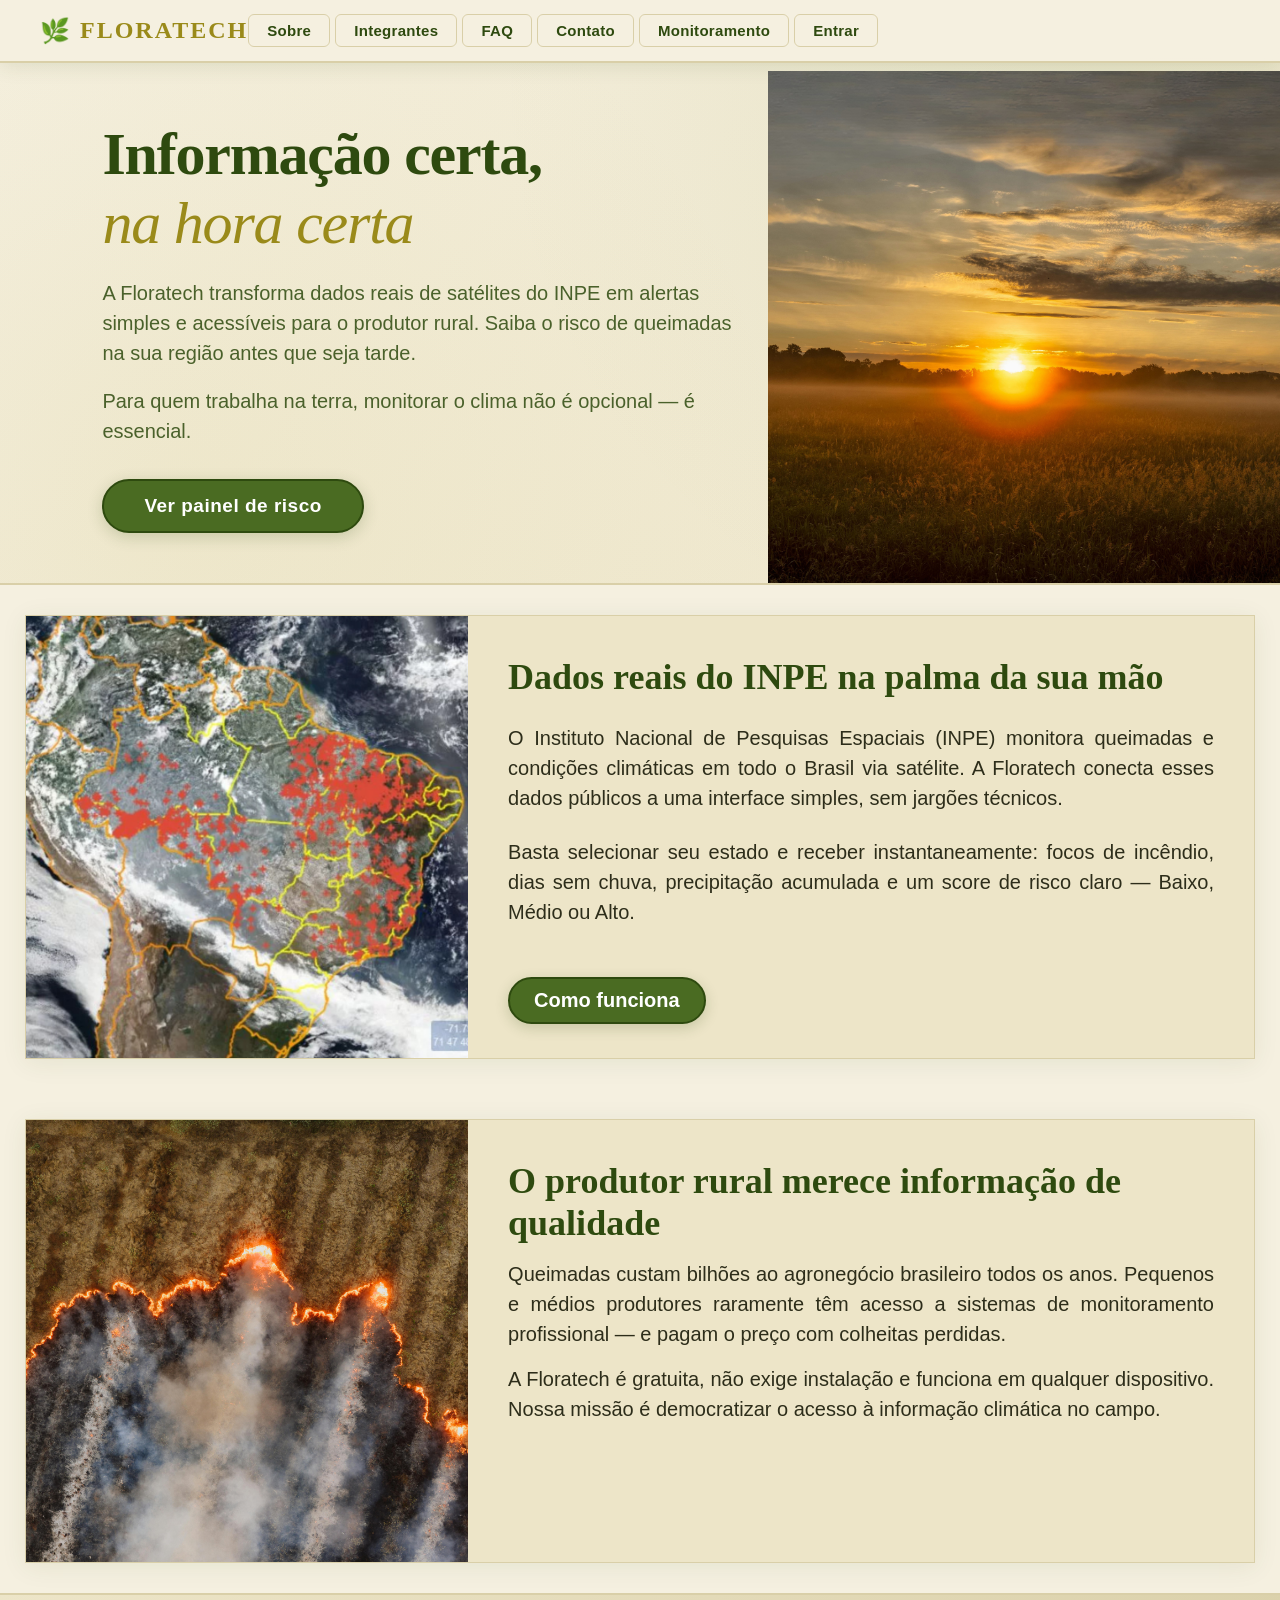
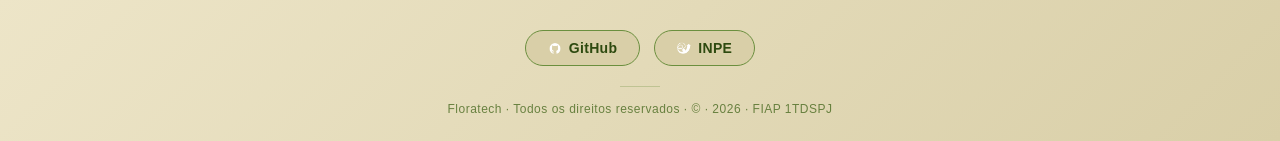
<file: Index.html>
<!DOCTYPE html>
<html lang="pt-br">
<head>
    <meta charset="UTF-8">
    <meta name="viewport" content="width=device-width, initial-scale=1.0">
    <link rel="stylesheet" href="./css/main.css">
    <link rel="icon" href="./img/FloraTech.ico" type="image/ico">
    <script src="./js/menu.js" defer></script>
    <title>Floratech — Monitoramento Climático Rural</title>
</head>
<body>
    <!-- Cabeçalho fixo com navegação e menu hambúrguer -->
    <header class="cabecalho">
        <div class="cabecalho__container">
            <!-- Logo textual -->
            <a class="cabecalho__logo" href="./index.html">
                <span class="cabecalho__logo-icon">🌿</span> Floratech
            </a>

            <!-- Botão hambúrguer (mobile) -->
            <button
                class="cabecalho__hamburger"
                id="btnHamburger"
                aria-label="Abrir menu"
                aria-expanded="false"
                aria-controls="menuNav"
            >
                <span></span>
                <span></span>
                <span></span>
            </button>

            <!-- Menu de navegação -->
            <nav class="cabecalho__nav" id="menuNav">
                <ul class="cabecalho__ul">
                    <li class="cabecalho__li">
                        <a class="cabecalho__btn" href="./paginas/informacao/sobre.html">Sobre</a>
                    </li>
                    <li class="cabecalho__li">
                        <a class="cabecalho__btn" href="./paginas/informacao/integrantes.html">Integrantes</a>
                    </li>
                    <li class="cabecalho__li">
                        <a class="cabecalho__btn" href="./paginas/informacao/faq.html">FAQ</a>
                    </li>
                    <li class="cabecalho__li">
                        <a class="cabecalho__btn" href="./paginas/informacao/contato.html">Contato</a>
                    </li>
                    <li class="cabecalho__li">
                        <a class="cabecalho__btn" href="./paginas/solucao/monitoramento.html">Monitoramento</a>
                    </li>
                    <li class="cabecalho__li">
                        <a class="cabecalho__btn" href="./paginas/login/login.html">Entrar</a>
                    </li>
                </ul>
            </nav>
        </div>
    </header>

    <main>

        <!-- HERO — apresentação da plataforma -->
        <section class="hero">
            <div class="hero__container">
                <h1 class="hero__title">
                    Informação certa,<br>
                    <em>na hora certa</em>
                </h1>
                <p class="hero__texto">
                    A Floratech transforma dados reais de satélites do INPE em alertas simples e acessíveis para o produtor rural. Saiba o risco de queimadas na sua região antes que seja tarde.
                </p>
                <p class="hero__texto">
                    Para quem trabalha na terra, monitorar o clima não é opcional — é essencial.
                </p>
                <a href="./paginas/solucao/monitoramento.html" class="hero__btn">Ver painel de risco</a>
            </div>
            <!-- Imagem ilustrativa (visível em tablet+) -->
            <img src="./img/hero/hero-campo.png" alt="Campo agrícola ao amanhecer" class="hero__imagem">
        </section>

        <!-- INFO 1 — O que é a Floratech -->
        <div class="info__container">
            <section class="info__section">
                <img src="./img/info/info-satelite.png" alt="Dados de satélite INPE" class="info__imagem1">
                <h2 class="info__title">Dados reais do INPE na palma da sua mão</h2>
                <p class="info__texto">
                    O Instituto Nacional de Pesquisas Espaciais (INPE) monitora queimadas e condições climáticas em todo o Brasil via satélite. A Floratech conecta esses dados públicos a uma interface simples, sem jargões técnicos.
                </p>
                <p class="info__texto">
                    Basta selecionar seu estado e receber instantaneamente: focos de incêndio, dias sem chuva, precipitação acumulada e um score de risco claro — Baixo, Médio ou Alto.
                </p>
                <a href="./paginas/solucao/como-funciona.html" class="info__btn">Como funciona</a>
            </section>
        </div>

        <!-- INFO 2 — O problema -->
        <div class="info__container">
            <section class="info__section">
                <img src="./img/info/info-campo.png" alt="Produtor rural no campo" class="info__imagem2">
                <h2 class="info__title">O produtor rural merece informação de qualidade</h2>
                <p class="info__texto">
                    Queimadas custam bilhões ao agronegócio brasileiro todos os anos. Pequenos e médios produtores raramente têm acesso a sistemas de monitoramento profissional — e pagam o preço com colheitas perdidas.
                </p>
                <p class="info__texto">
                    A Floratech é gratuita, não exige instalação e funciona em qualquer dispositivo. Nossa missão é democratizar o acesso à informação climática no campo.
                </p>
            </section>
        </div>

    </main>

    <!-- Rodapé -->
    <footer class="rodape">
        <div class="rodape__container">
            <div class="rodape__links">
                <a class="rodape__btn" href="https://github.com/FloraTech-1TDSPJ" target="_blank">
                        <img src="./img/icone/github.png" alt="" class="rodape__ico"> GitHub
                    </a>
                <a class="rodape__btn" href="https://queimadas.dgi.inpe.br" target="_blank">
                    <img src="./img/icone/inpe.png" alt="" class="rodape__ico"> INPE
                </a>
            </div>
            <div class="rodape__divider"></div>
            <p class="rodape__texto">Floratech · Todos os direitos reservados · &copy; · 2026 · FIAP 1TDSPJ</p>
        </div>
    </footer>

    
</body>
</html>
</file>
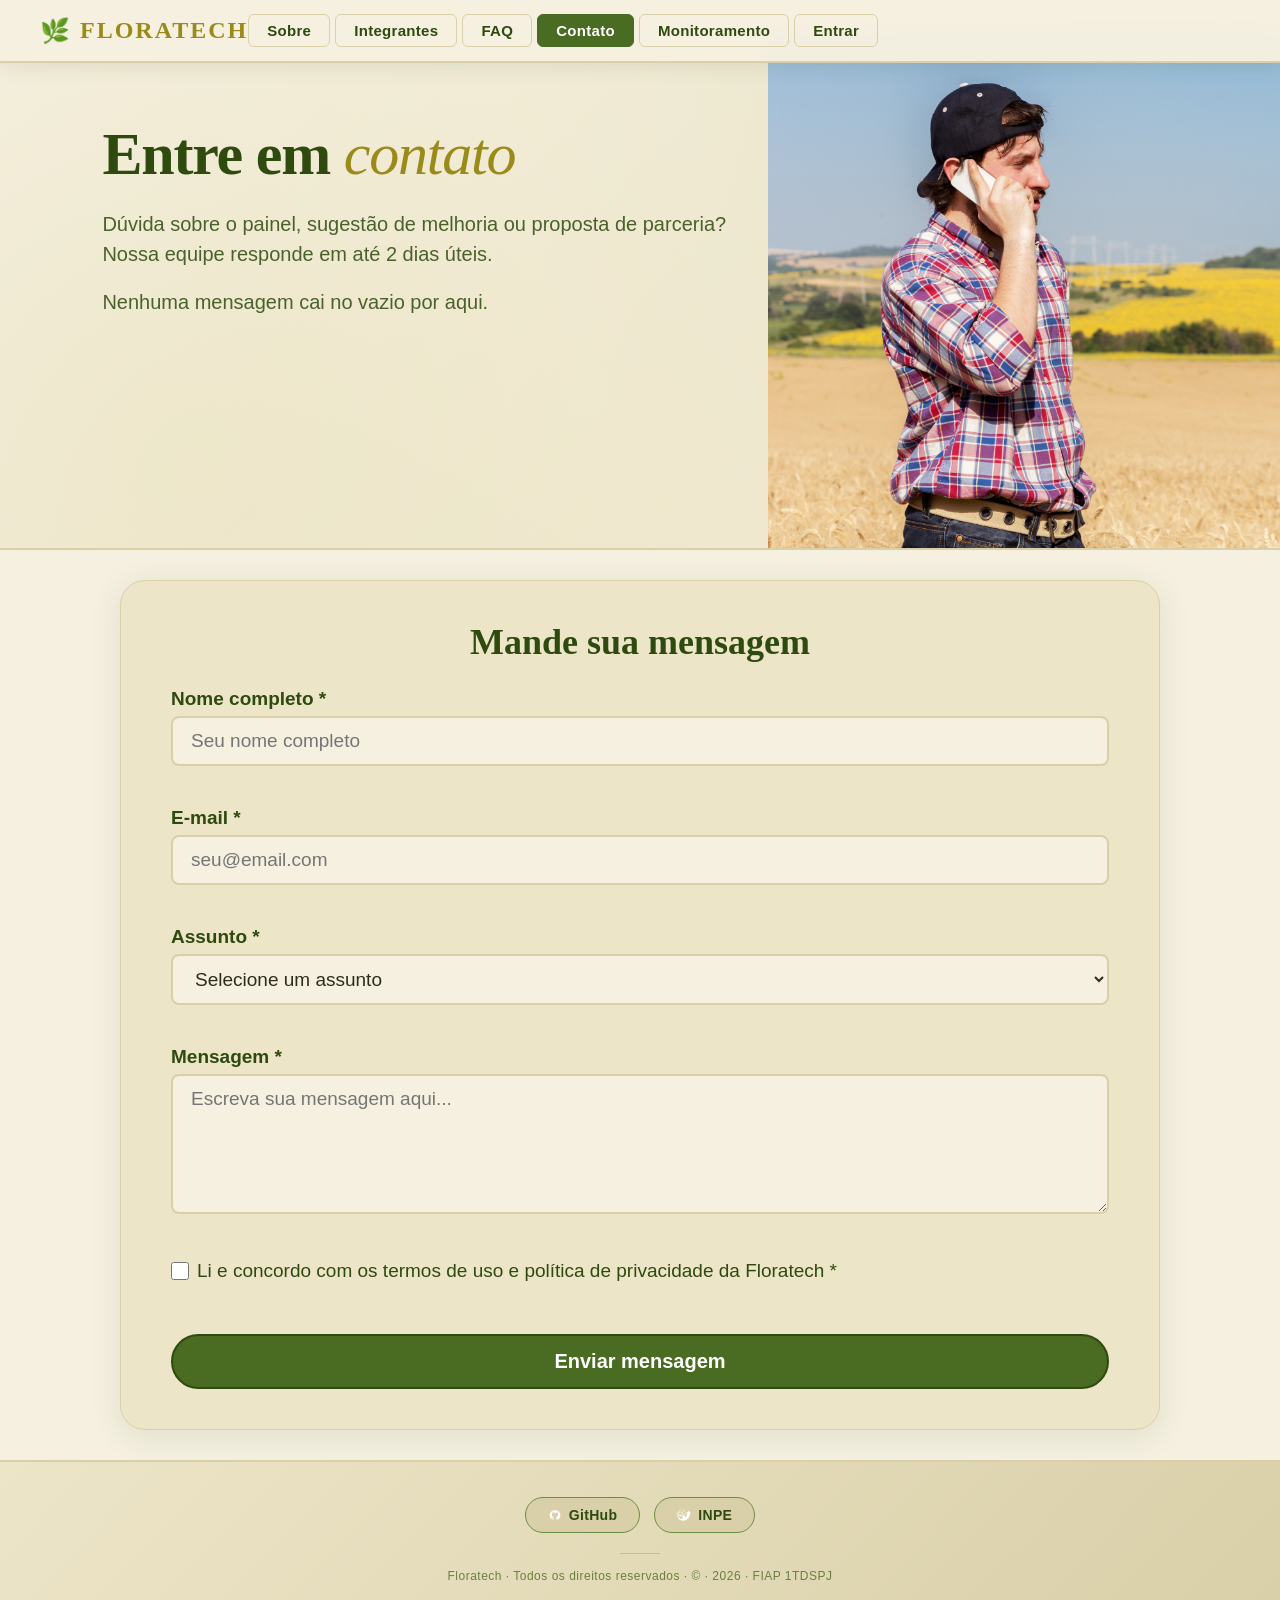
<file: paginas/informacao/contato.html>
<!DOCTYPE html>
<html lang="pt-br">
<head>
    <meta charset="UTF-8">
    <meta name="viewport" content="width=device-width, initial-scale=1.0">
    <link rel="stylesheet" href="../../css/main.css">
    <link rel="icon" href="../../img/FloraTech.ico" type="image/ico">
    <script src="../../js/menu.js" defer></script>
    <script src="../../js/contato.js" defer></script>
    <title>Floratech — Contato</title>
</head>
<body>
    <header class="cabecalho">
        <div class="cabecalho__container">
            <a class="cabecalho__logo" href="../../index.html">
                <span class="cabecalho__logo-icon">🌿</span> Floratech
            </a>
            <button class="cabecalho__hamburger" id="btnHamburger" aria-label="Abrir menu" aria-expanded="false" aria-controls="menuNav">
                <span></span><span></span><span></span>
            </button>
            <nav class="cabecalho__nav" id="menuNav">
                <ul class="cabecalho__ul">
                    <li class="cabecalho__li"><a class="cabecalho__btn" href="sobre.html">Sobre</a></li>
                    <li class="cabecalho__li"><a class="cabecalho__btn" href="integrantes.html">Integrantes</a></li>
                    <li class="cabecalho__li"><a class="cabecalho__btn" href="faq.html">FAQ</a></li>
                    <li class="cabecalho__li cabecalho__li--active"><a class="cabecalho__btn2" href="contato.html">Contato</a></li>
                    <li class="cabecalho__li"><a class="cabecalho__btn" href="../solucao/monitoramento.html">Monitoramento</a></li>
                    <li class="cabecalho__li"><a class="cabecalho__btn" href="../login/login.html">Entrar</a></li>
                </ul>
            </nav>
        </div>
    </header>

    <main class="info">

        <section class="hero">
            <div class="hero__container">
                <h1 class="hero__title">Entre em <em>contato</em></h1>
                <p class="hero__texto">Dúvida sobre o painel, sugestão de melhoria ou proposta de parceria? Nossa equipe responde em até 2 dias úteis.</p>
                <p class="hero__texto">Nenhuma mensagem cai no vazio por aqui.</p>
            </div>
            <img src="../../img/hero/hero-contato.png" alt="Produtor com celular no campo" class="hero__imagem">
        </section>

        <div class="contato__container">
            <div class="contato__painel">

                <h2 class="contato__title">Mande sua mensagem</h2>

                <div class="contato__grupo">
                    <label class="contato__label" for="nome">Nome completo *</label>
                    <input class="contato__input" type="text" id="nome" placeholder="Seu nome completo">
                    <span class="contato__erro" id="erro-nome"></span>
                </div>

                <div class="contato__grupo">
                    <label class="contato__label" for="email">E-mail *</label>
                    <input class="contato__input" type="email" id="email" placeholder="seu@email.com">
                    <span class="contato__erro" id="erro-email"></span>
                </div>

                <div class="contato__grupo">
                    <label class="contato__label" for="assunto">Assunto *</label>
                    <select class="contato__input contato__select" id="assunto">
                        <option value="">Selecione um assunto</option>
                        <option value="duvida">Dúvida sobre o painel de monitoramento</option>
                        <option value="dado">Dado incorreto ou desatualizado</option>
                        <option value="estado">Solicitar cobertura de novo estado</option>
                        <option value="parceria">Proposta de parceria institucional</option>
                        <option value="imprensa">Imprensa / mídia</option>
                        <option value="outro">Outro</option>
                    </select>
                    <span class="contato__erro" id="erro-assunto"></span>
                </div>

                <div class="contato__grupo">
                    <label class="contato__label" for="mensagem">Mensagem *</label>
                    <textarea class="contato__input contato__textarea" id="mensagem" placeholder="Escreva sua mensagem aqui..."></textarea>
                    <span class="contato__erro" id="erro-mensagem"></span>
                </div>

                <div class="contato__grupo">
                    <label class="contato__label contato__label--check">
                        <input type="checkbox" id="termos" class="contato__checkbox">
                        Li e concordo com os termos de uso e política de privacidade da Floratech *
                    </label>
                    <span class="contato__erro" id="erro-termos"></span>
                </div>

                <button class="contato__btn" onclick="enviarFormulario()">Enviar mensagem</button>

                <div class="contato__sucesso" id="mensagem-sucesso">
                    ✅ Mensagem enviada! Responderemos em até 2 dias úteis.
                </div>

            </div>
        </div>

    </main>
    
    <footer class="rodape">
        <div class="rodape__container">
            <div class="rodape__links">
                <a class="rodape__btn" href="https://github.com/FloraTech-1TDSPJ" target="_blank">
                    <img src="../../img/icone/github.png" alt="" class="rodape__ico"> GitHub
                </a>
                <a class="rodape__btn" href="https://queimadas.dgi.inpe.br" target="_blank">
                    <img src="../../img/icone/inpe.png" alt="" class="rodape__ico"> INPE
                </a>
            </div>
            <div class="rodape__divider"></div>
            <p class="rodape__texto">Floratech · Todos os direitos reservados · &copy; · 2026 · FIAP 1TDSPJ</p>
        </div>
    </footer>

</body>
</html>
</file>
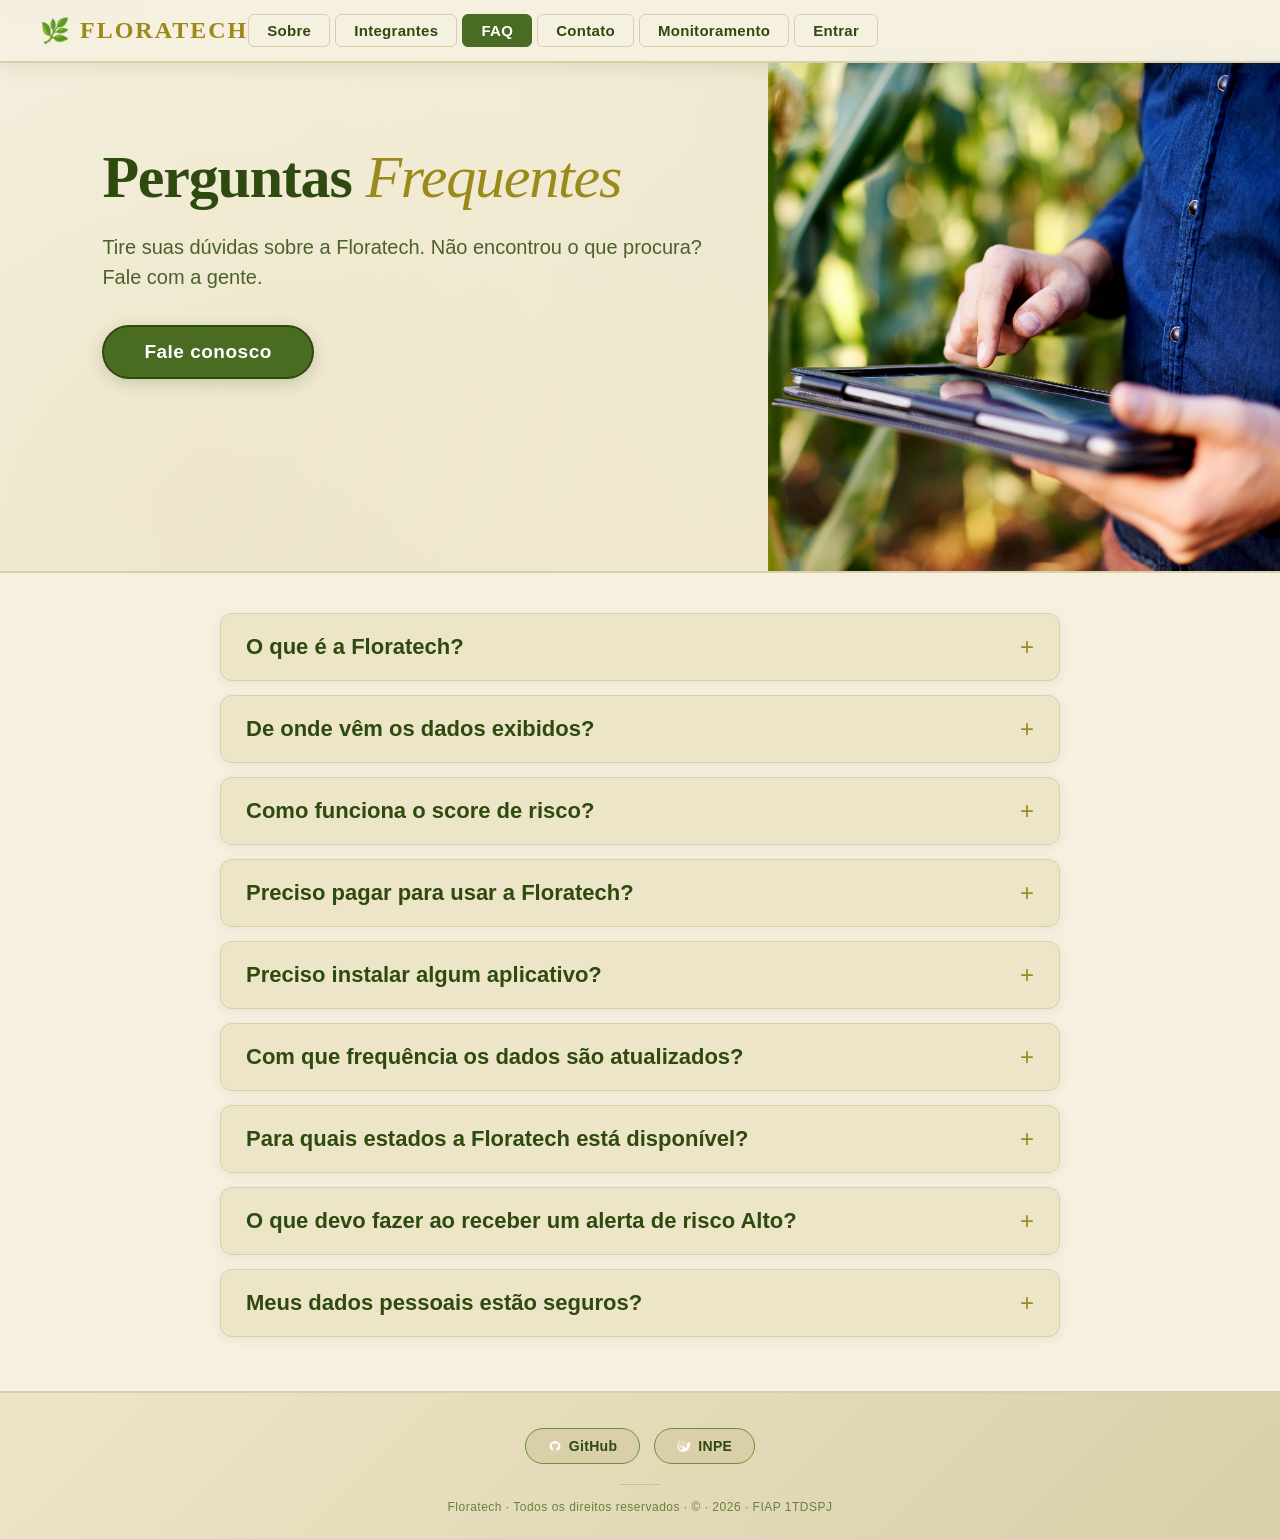
<file: paginas/informacao/faq.html>
!DOCTYPE html>
<html lang="pt-br">
<head>
    <meta charset="UTF-8">
    <meta name="viewport" content="width=device-width, initial-scale=1.0">
    <link rel="stylesheet" href="../../css/main.css">
    <link rel="icon" href="../../img/FloraTech.ico" type="image/ico">
    <script src="../../js/menu.js" defer></script>
    <script src="../../js/faq.js" defer></script>
    <title>Floratech — FAQ</title>
</head>
<body>

    <header class="cabecalho">
        <div class="cabecalho__container">
            <a class="cabecalho__logo" href="../../index.html">
                <span class="cabecalho__logo-icon">🌿</span> Floratech
            </a>
            <button class="cabecalho__hamburger" id="btnHamburger" aria-label="Abrir menu" aria-expanded="false" aria-controls="menuNav">
                <span></span><span></span><span></span>
            </button>
            <nav class="cabecalho__nav" id="menuNav">
                <ul class="cabecalho__ul">
                    <li class="cabecalho__li"><a class="cabecalho__btn" href="sobre.html">Sobre</a></li>
                    <li class="cabecalho__li"><a class="cabecalho__btn" href="integrantes.html">Integrantes</a></li>
                    <li class="cabecalho__li cabecalho__li--active"><a class="cabecalho__btn2" href="faq.html">FAQ</a></li>
                    <li class="cabecalho__li"><a class="cabecalho__btn" href="contato.html">Contato</a></li>
                    <li class="cabecalho__li"><a class="cabecalho__btn" href="../solucao/monitoramento.html">Monitoramento</a></li>
                    <li class="cabecalho__li"><a class="cabecalho__btn" href="../login/login.html">Entrar</a></li>
                </ul>
            </nav>
        </div>
    </header>

    <main class="faq">

        <section class="hero">
            <div class="hero__container">
                <h1 class="hero__title">Perguntas <em>Frequentes</em></h1>
                <p class="hero__texto">Tire suas dúvidas sobre a Floratech. Não encontrou o que procura? Fale com a gente.</p>
                <a href="contato.html" class="hero__btn">Fale conosco</a>
            </div>
            <img src="../../img/hero/hero-faq.png" alt="Produtor consultando o painel" class="hero__imagem">
        </section>

        <div class="faq__container">

            <div class="faq__item">
                <button class="faq__pergunta" onclick="toggleFaq(this)">
                    O que é a Floratech?
                    <span class="faq__icone">+</span>
                </button>
                <div class="faq__resposta">
                    <p>A Floratech é uma plataforma gratuita de monitoramento climático para produtores rurais brasileiros. Ela transforma dados reais de satélites do INPE em alertas simples de risco de queimadas — classificados como Baixo, Médio ou Alto — por estado.</p>
                </div>
            </div>

            <div class="faq__item">
                <button class="faq__pergunta" onclick="toggleFaq(this)">
                    De onde vêm os dados exibidos?
                    <span class="faq__icone">+</span>
                </button>
                <div class="faq__resposta">
                    <p>Todos os dados da Floratech são originados do INPE (Instituto Nacional de Pesquisas Espaciais), que monitora focos de calor, precipitação e condições climáticas em todo o Brasil por meio de satélites. As informações são públicas, oficiais e atualizadas diariamente.</p>
                </div>
            </div>

            <div class="faq__item">
                <button class="faq__pergunta" onclick="toggleFaq(this)">
                    Como funciona o score de risco?
                    <span class="faq__icone">+</span>
                </button>
                <div class="faq__resposta">
                    <p>O score é calculado com base em três variáveis principais: número de focos de incêndio registrados, dias consecutivos sem chuva e volume de precipitação acumulada. O resultado é classificado em três níveis: 🟢 Baixo (situação estável), 🟡 Médio (atenção recomendada) e 🔴 Alto (risco elevado, medidas preventivas urgentes).</p>
                </div>
            </div>

            <div class="faq__item">
                <button class="faq__pergunta" onclick="toggleFaq(this)">
                    Preciso pagar para usar a Floratech?
                    <span class="faq__icone">+</span>
                </button>
                <div class="faq__resposta">
                    <p>Não. A Floratech é completamente gratuita. Nossa missão é democratizar o acesso à informação climática para pequenos e médios produtores rurais que historicamente não têm acesso a sistemas profissionais de monitoramento.</p>
                </div>
            </div>

            <div class="faq__item">
                <button class="faq__pergunta" onclick="toggleFaq(this)">
                    Preciso instalar algum aplicativo?
                    <span class="faq__icone">+</span>
                </button>
                <div class="faq__resposta">
                    <p>Não. A Floratech funciona diretamente no navegador, em qualquer dispositivo — celular, tablet ou computador. Basta acessar o site, selecionar seu estado e ver os dados instantaneamente. Nenhuma instalação é necessária.</p>
                </div>
            </div>

            <div class="faq__item">
                <button class="faq__pergunta" onclick="toggleFaq(this)">
                    Com que frequência os dados são atualizados?
                    <span class="faq__icone">+</span>
                </button>
                <div class="faq__resposta">
                    <p>Os dados do INPE são atualizados diariamente. O painel da Floratech reflete as informações mais recentes disponíveis, geralmente referentes ao dia anterior. Em situações críticas de alto risco, o sistema pode exibir atualizações em tempo quase real.</p>
                </div>
            </div>

            <div class="faq__item">
                <button class="faq__pergunta" onclick="toggleFaq(this)">
                    Para quais estados a Floratech está disponível?
                    <span class="faq__icone">+</span>
                </button>
                <div class="faq__resposta">
                    <p>Atualmente o painel de monitoramento cobre os principais estados produtores: São Paulo, Mato Grosso, Pará, Bahia, Goiás, Amazonas, Santa Catarina e Rio Grande do Sul. Estamos ampliando a cobertura para todos os 26 estados e o Distrito Federal ao longo de 2026.</p>
                </div>
            </div>

            <div class="faq__item">
                <button class="faq__pergunta" onclick="toggleFaq(this)">
                    O que devo fazer ao receber um alerta de risco Alto?
                    <span class="faq__icone">+</span>
                </button>
                <div class="faq__resposta">
                    <p>Em caso de risco Alto: evite qualquer prática de queima controlada, mantenha aceiros limpos ao redor da propriedade, tenha acesso rápido a água, informe vizinhos e, se necessário, acione o Corpo de Bombeiros ou a Defesa Civil local. Monitoramento constante é fundamental.</p>
                </div>
            </div>

            <div class="faq__item">
                <button class="faq__pergunta" onclick="toggleFaq(this)">
                    Meus dados pessoais estão seguros?
                    <span class="faq__icone">+</span>
                </button>
                <div class="faq__resposta">
                    <p>Sim. A Floratech segue as diretrizes da LGPD (Lei Geral de Proteção de Dados). Os dados fornecidos no cadastro são utilizados exclusivamente para personalizar alertas e não são compartilhados com terceiros. O painel público de monitoramento não exige cadastro ou login.</p>
                </div>
            </div>

        </div>

    </main>
    
    <footer class="rodape">
        <div class="rodape__container">
            <div class="rodape__links">
                <a class="rodape__btn" href="https://github.com/FloraTech-1TDSPJ" target="_blank">
                    <img src="../../img/icone/github.png" alt="" class="rodape__ico"> GitHub
                </a>
                <a class="rodape__btn" href="https://queimadas.dgi.inpe.br" target="_blank">
                    <img src="../../img/icone/inpe.png" alt="" class="rodape__ico"> INPE
                </a>
            </div>
            <div class="rodape__divider"></div>
            <p class="rodape__texto">Floratech · Todos os direitos reservados · &copy; · 2026 · FIAP 1TDSPJ</p>
        </div>
    </footer>

</body>
</html>
</file>
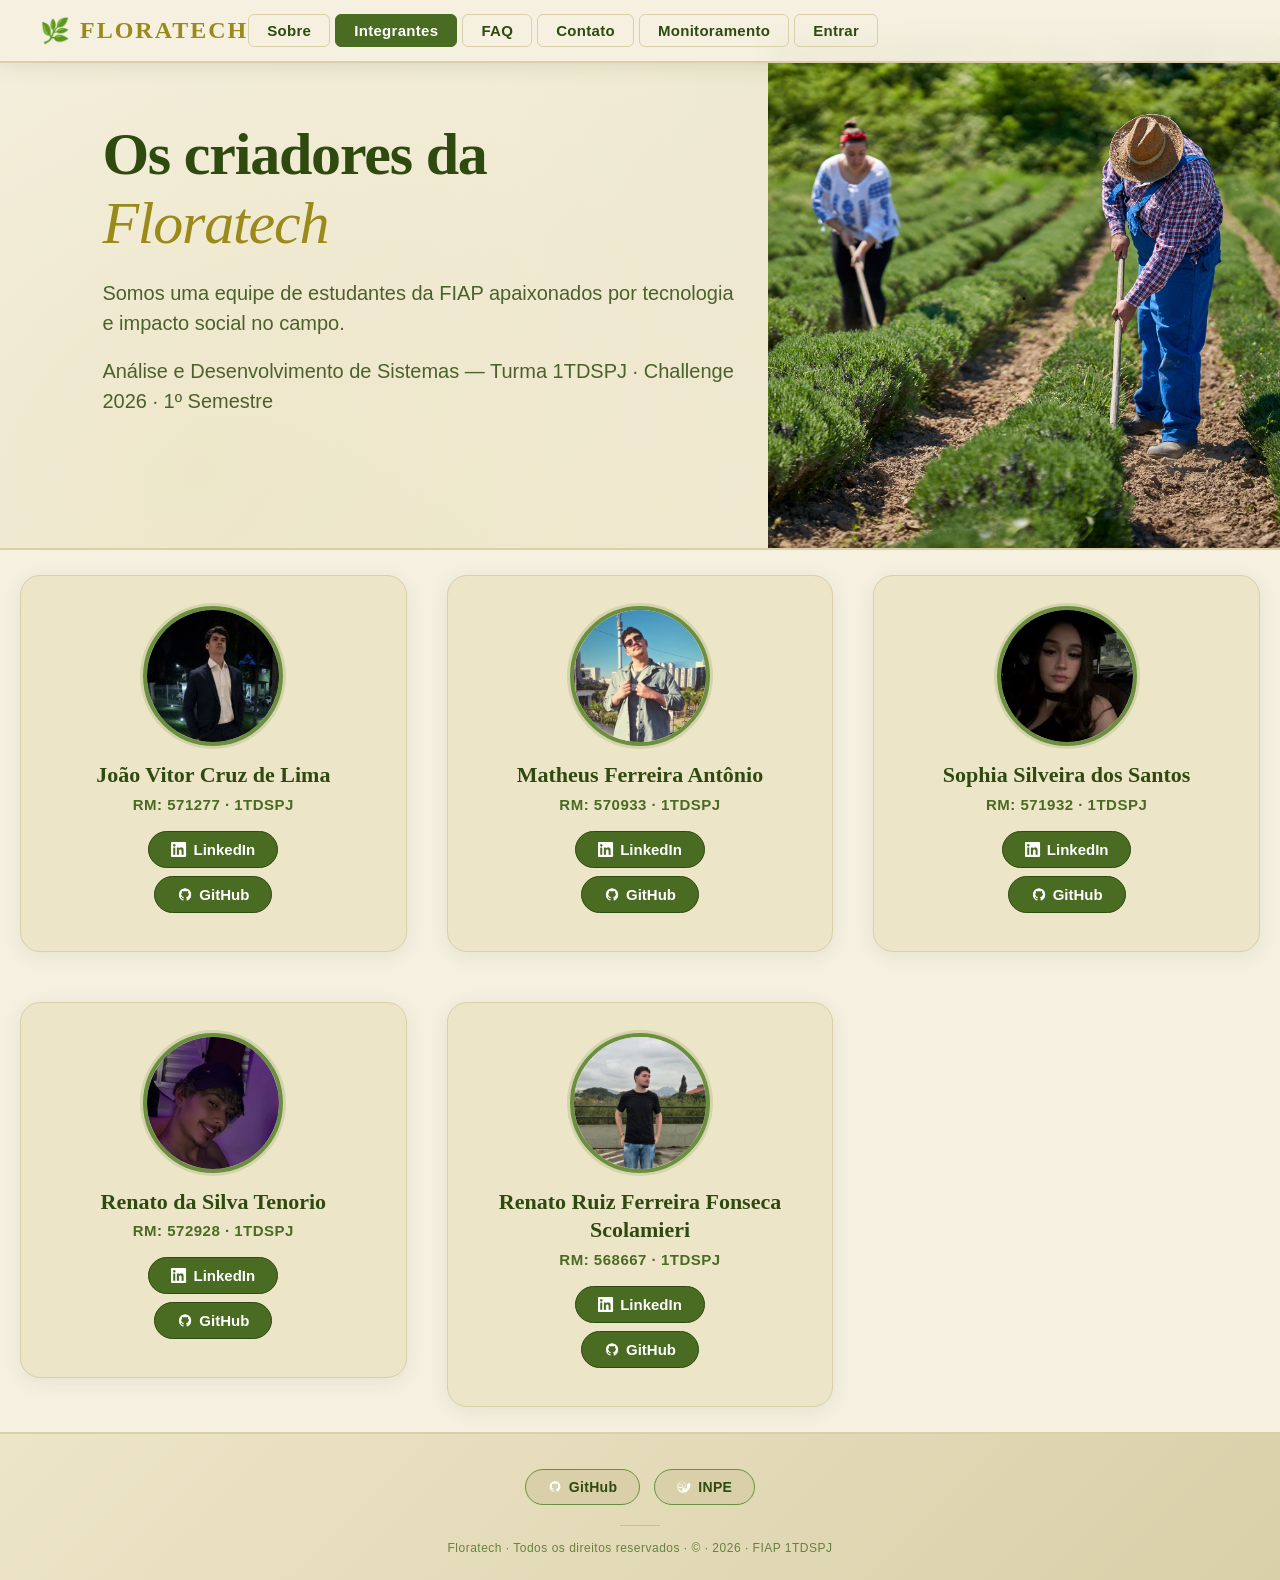
<file: paginas/informacao/integrantes.html>
<!DOCTYPE html>
<html lang="pt-br">
<head>
    <meta charset="UTF-8">
    <meta name="viewport" content="width=device-width, initial-scale=1.0">
    <link rel="stylesheet" href="../../css/main.css">
    <link rel="icon" href="../../img/FloraTech.ico" type="image/ico">
    <script src="../../js/menu.js" defer></script>
    <title>Floratech — Integrantes</title>
</head>
<body>

    <header class="cabecalho">
        <div class="cabecalho__container">
            <a class="cabecalho__logo" href="../../index.html">
                <span class="cabecalho__logo-icon">🌿</span> Floratech
            </a>
            <button class="cabecalho__hamburger" id="btnHamburger" aria-label="Abrir menu" aria-expanded="false" aria-controls="menuNav">
                <span></span><span></span><span></span>
            </button>
            <nav class="cabecalho__nav" id="menuNav">
                <ul class="cabecalho__ul">
                    <li class="cabecalho__li"><a class="cabecalho__btn" href="sobre.html">Sobre</a></li>
                    <li class="cabecalho__li cabecalho__li--active"><a class="cabecalho__btn2" href="integrantes.html">Integrantes</a></li>
                    <li class="cabecalho__li"><a class="cabecalho__btn" href="faq.html">FAQ</a></li>
                    <li class="cabecalho__li"><a class="cabecalho__btn" href="contato.html">Contato</a></li>
                    <li class="cabecalho__li"><a class="cabecalho__btn" href="../solucao/monitoramento.html">Monitoramento</a></li>
                    <li class="cabecalho__li"><a class="cabecalho__btn" href="../login/login.html">Entrar</a></li>
                </ul>
            </nav>
        </div>
    </header>

    <main class="nos">

        <section class="hero">
            <div class="hero__container">
                <h1 class="hero__title">Os criadores da<br><em>Floratech</em></h1>
                <p class="hero__texto">Somos uma equipe de estudantes da FIAP apaixonados por tecnologia e impacto social no campo.</p>
                <p class="hero__texto">Análise e Desenvolvimento de Sistemas — Turma 1TDSPJ · Challenge 2026 · 1º Semestre</p>
            </div>
            <img src="../../img/hero/hero-integrantes.png" alt="Equipe Floratech" class="hero__imagem">
        </section>

        <!-- João Vitor -->
        <section class="integrante">
            <div class="integrante__container">
                <img src="../../img/avatar/img-joao.jpg" alt="João Vitor" class="integrante__avatar">
                <h2 class="integrante__title">João Vitor Cruz de Lima</h2>
                <p class="integrante__rm">RM: 571277 · 1TDSPJ</p>
                <p class="integrante__texto">
                    <a class="integrante__btn" href="https://www.linkedin.com/in/jo%C3%A3o-vitor-cruz-de-lima-ba4862219" target="_blank">
                        <img src="../../img/icone/linkedin.png" alt="" class="integrante__ico"> LinkedIn
                    </a>
                </p>
                <p class="integrante__texto">
                    <a class="integrante__btn" href="https://github.com/JoaoVitor-2209" target="_blank">
                        <img src="../../img/icone/github.png" alt="" class="integrante__ico"> GitHub
                    </a>
                </p>
            </div>
        </section>

        <!-- Matheus -->
        <section class="integrante">
            <div class="integrante__container">
                <img src="../../img/avatar/img-matheus.jpg" alt="Matheus" class="integrante__avatar">
                <h2 class="integrante__title">Matheus Ferreira Antônio</h2>
                <p class="integrante__rm">RM: 570933 · 1TDSPJ</p>
                <p class="integrante__texto">
                    <a class="integrante__btn" href="https://www.linkedin.com/in/matheus-ferreira-ant%C3%B4nio-592138365" target="_blank">
                        <img src="../../img/icone/linkedin.png" alt="" class="integrante__ico"> LinkedIn
                    </a>
                </p>
                <p class="integrante__texto">
                    <a class="integrante__btn" href="https://github.com/matheusfa08" target="_blank">
                        <img src="../../img/icone/github.png" alt="" class="integrante__ico"> GitHub
                    </a>
                </p>
            </div>
        </section>

        <!-- Sophia -->
        <section class="integrante">
            <div class="integrante__container">
                <img src="../../img/avatar/img-sophia.jpg" alt="Sophia" class="integrante__avatar">
                <h2 class="integrante__title">Sophia Silveira dos Santos</h2>
                <p class="integrante__rm">RM: 571932 · 1TDSPJ</p>
                <p class="integrante__texto">
                    <a class="integrante__btn" href="https://www.linkedin.com/in/sophia-silveira-9325493a1" target="_blank">
                        <img src="../../img/icone/linkedin.png" alt="" class="integrante__ico"> LinkedIn
                    </a>
                </p>
                <p class="integrante__texto">
                    <a class="integrante__btn" href="https://github.com/SophiaS4nt" target="_blank">
                        <img src="../../img/icone/github.png" alt="" class="integrante__ico"> GitHub
                    </a>
                </p>
            </div>
        </section>

        <!-- Renato Tenorio -->
        <section class="integrante">
            <div class="integrante__container">
                <img src="../../img/avatar/img-gp.jpg" alt="Renato Tenorio" class="integrante__avatar">
                <h2 class="integrante__title">Renato da Silva Tenorio</h2>
                <p class="integrante__rm">RM: 572928 · 1TDSPJ</p>
                <p class="integrante__texto">
                    <a class="integrante__btn" href="https://www.linkedin.com/in/renato-silvagp" target="_blank">
                        <img src="../../img/icone/linkedin.png" alt="" class="integrante__ico"> LinkedIn
                    </a>
                </p>
                <p class="integrante__texto">
                    <a class="integrante__btn" href="https://github.com/EUGP2" target="_blank">
                        <img src="../../img/icone/github.png" alt="" class="integrante__ico"> GitHub
                    </a>
                </p>
            </img>
        </section>

        <!-- Renato Scolamieri -->
        <section class="integrante">
            <div class="integrante__container">
                <img src="../../img/avatar/img-renato.jpg" alt="Renato Scolamieri" class="integrante__avatar">
                <h2 class="integrante__title">Renato Ruiz Ferreira Fonseca Scolamieri</h2>
                <p class="integrante__rm">RM: 568667 · 1TDSPJ</p>
                <p class="integrante__texto">
                    <a class="integrante__btn" href="https://www.linkedin.com/in/renato-ruiz-ferreira-fonseca-scolamieri-32698840b" target="_blank">
                        <img src="../../img/icone/linkedin.png" alt="" class="integrante__ico"> LinkedIn
                    </a>
                </p>
                <p class="integrante__texto">
                    <a class="integrante__btn" href="https://github.com/Renatoruiz1" target="_blank">
                        <img src="../../img/icone/github.png" alt="" class="integrante__ico"> GitHub
                    </a>
                </p>
            </img>
        </section>

    </main>
    
    <footer class="rodape">
        <div class="rodape__container">
            <div class="rodape__links">
                <a class="rodape__btn" href="https://github.com/FloraTech-1TDSPJ" target="_blank">
                    <img src="../../img/icone/github.png" alt="" class="rodape__ico"> GitHub
                </a>
                <a class="rodape__btn" href="https://queimadas.dgi.inpe.br" target="_blank">
                    <img src="../../img/icone/inpe.png" alt="" class="rodape__ico"> INPE
                </a>
            </div>
            <div class="rodape__divider"></div>
            <p class="rodape__texto">Floratech · Todos os direitos reservados · &copy; · 2026 · FIAP 1TDSPJ</p>
        </div>
    </footer>

</body>
</html>
</file>
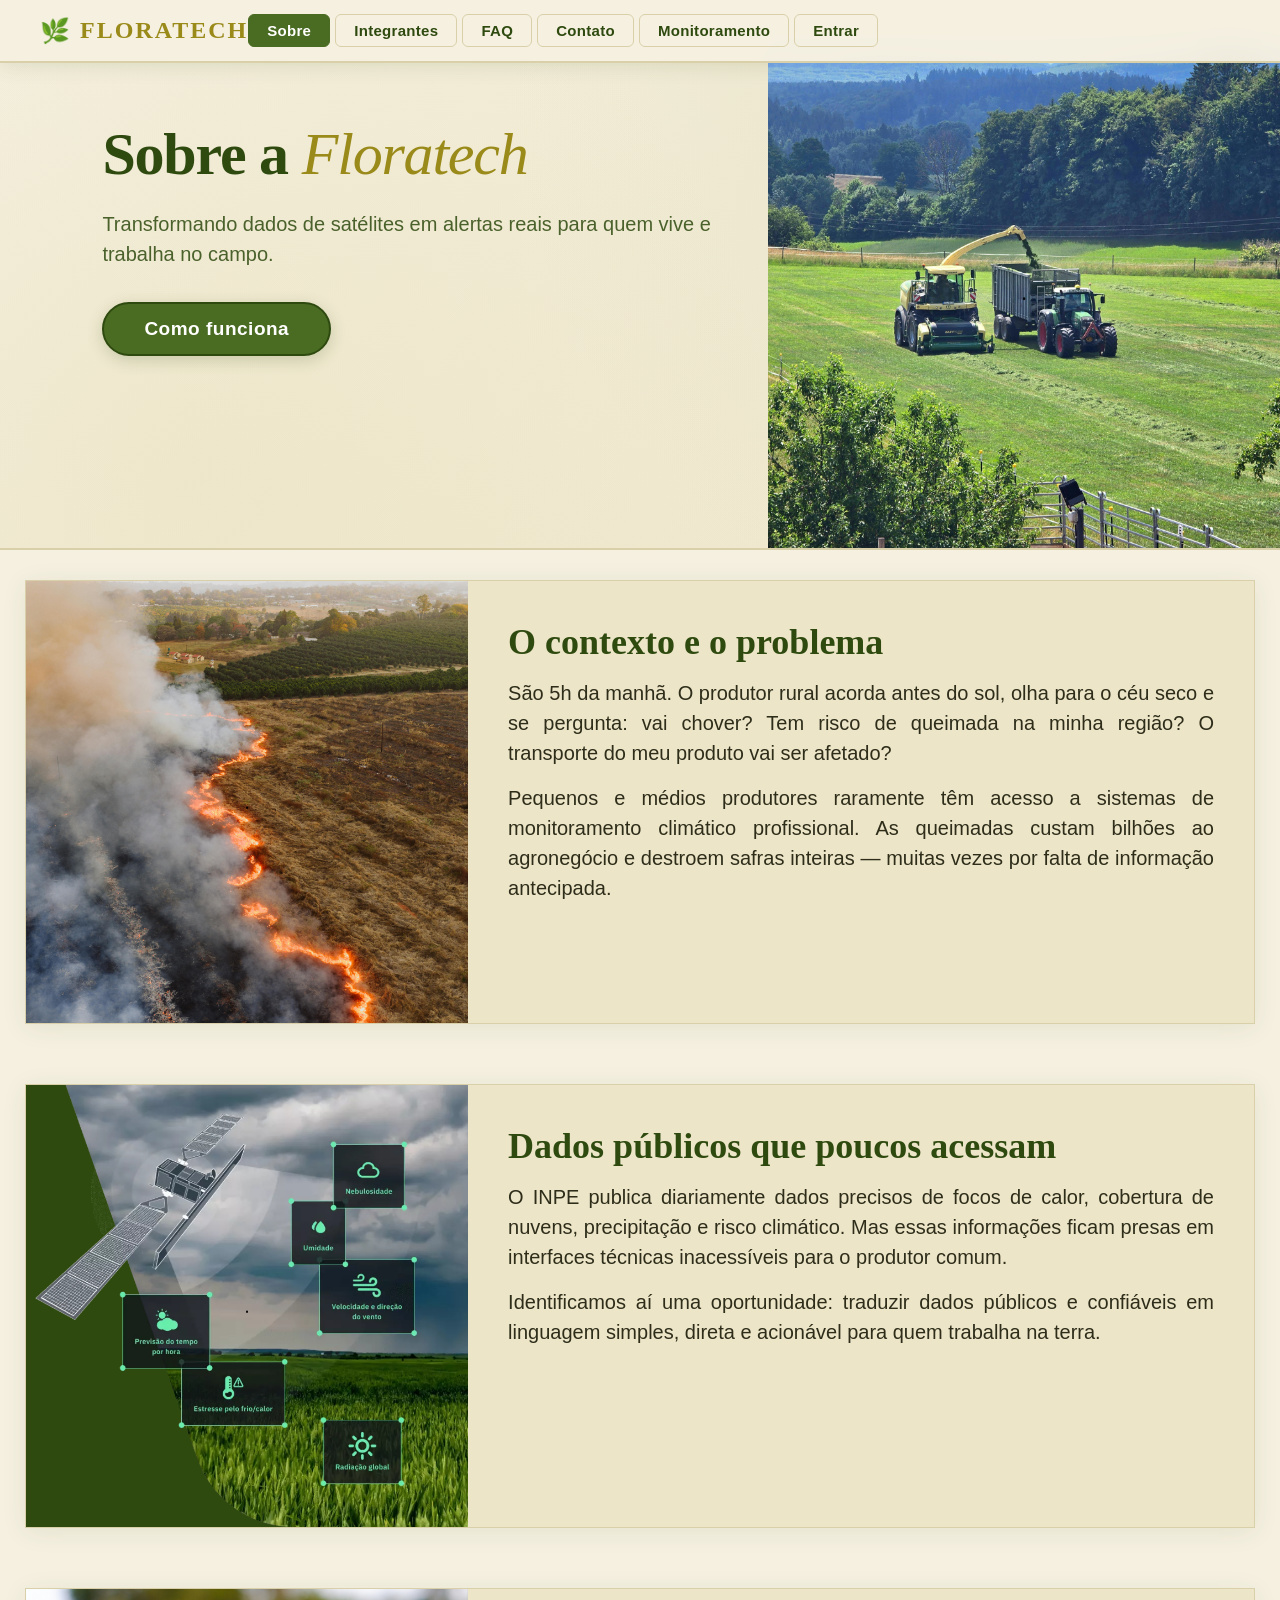
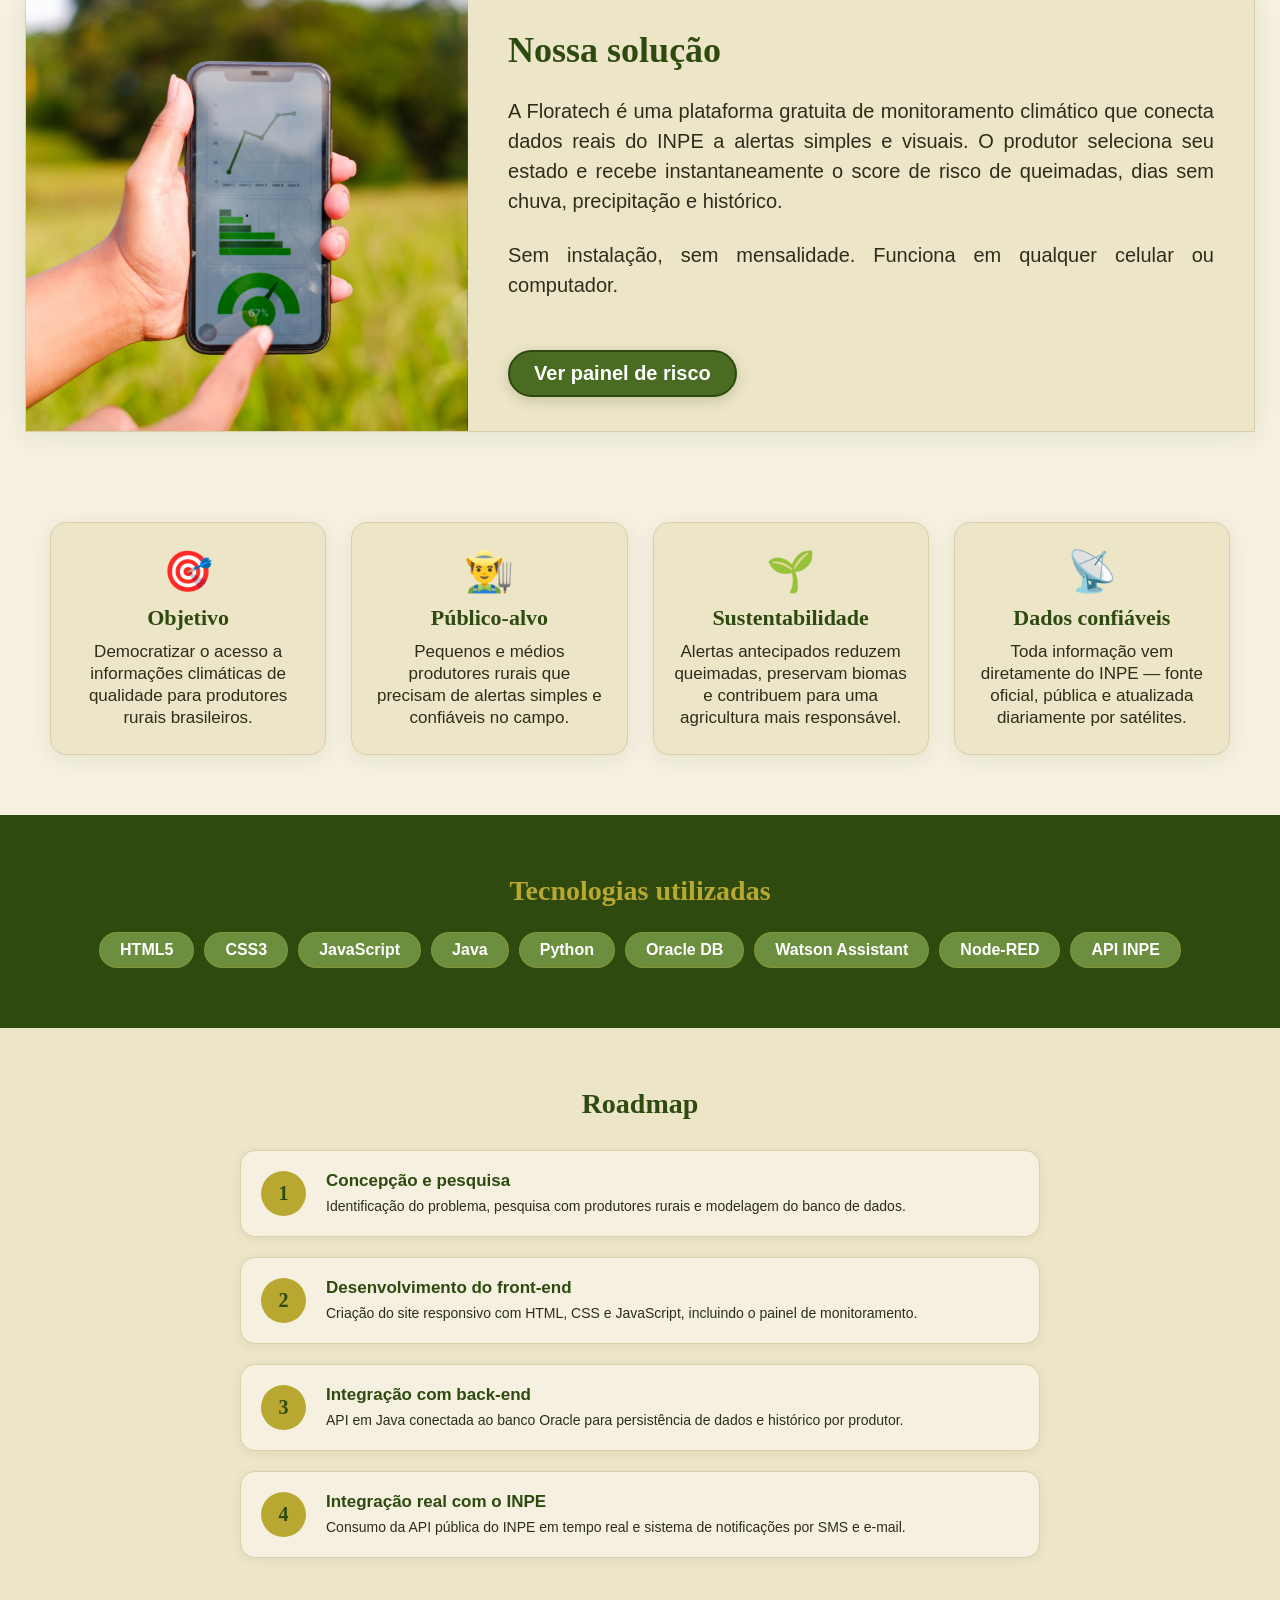
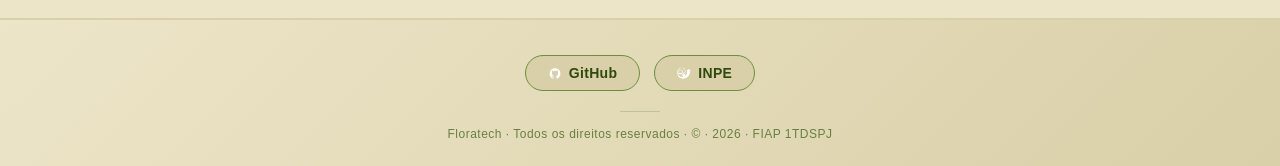
<file: paginas/informacao/sobre.html>
<!DOCTYPE html>
<html lang="pt-br">
<head>
    <meta charset="UTF-8">
    <meta name="viewport" content="width=device-width, initial-scale=1.0">
    <link rel="stylesheet" href="../../css/main.css">
    <link rel="icon" href="../../img/FloraTech.ico" type="image/ico">
    <script src="../../js/menu.js" defer></script>
    <title>Floratech — Sobre</title>
</head>
<body>
    
    <header class="cabecalho">
        <div class="cabecalho__container">
            <a class="cabecalho__logo" href="../../index.html">
                <span class="cabecalho__logo-icon">🌿</span> Floratech
            </a>
            <button class="cabecalho__hamburger" id="btnHamburger" aria-label="Abrir menu" aria-expanded="false" aria-controls="menuNav">
                <span></span><span></span><span></span>
            </button>
            <nav class="cabecalho__nav" id="menuNav">
                <ul class="cabecalho__ul">
                    <li class="cabecalho__li cabecalho__li--active"><a class="cabecalho__btn2" href="sobre.html">Sobre</a></li>
                    <li class="cabecalho__li"><a class="cabecalho__btn" href="integrantes.html">Integrantes</a></li>
                    <li class="cabecalho__li"><a class="cabecalho__btn" href="faq.html">FAQ</a></li>
                    <li class="cabecalho__li"><a class="cabecalho__btn" href="contato.html">Contato</a></li>
                    <li class="cabecalho__li"><a class="cabecalho__btn" href="../solucao/monitoramento.html">Monitoramento</a></li>
                    <li class="cabecalho__li"><a class="cabecalho__btn" href="../login/login.html">Entrar</a></li>
                </ul>
            </nav>
        </div>
    </header>

    <main class="info">

        <section class="hero">
            <div class="hero__container">
                <h1 class="hero__title">Sobre a <em>Floratech</em></h1>
                <p class="hero__texto">
                    Transformando dados de satélites em alertas reais para quem vive e trabalha no campo.
                </p>
                <a href="../solucao/como-funciona.html" class="hero__btn">Como funciona</a>
            </div>
            <img src="../../img/hero/hero-sobre.png" alt="Campo agrícola" class="hero__imagem">
        </section>

        <!-- O problema -->
        <div class="info__container">
            <section class="info__section">
                <img src="../../img/info/info-problema.png" alt="Queimadas no campo" class="info__imagem2">
                <h2 class="info__title">O contexto e o problema</h2>
                <p class="info__texto">
                    São 5h da manhã. O produtor rural acorda antes do sol, olha para o céu seco e se pergunta: vai chover? Tem risco de queimada na minha região? O transporte do meu produto vai ser afetado?
                </p>
                <p class="info__texto">
                    Pequenos e médios produtores raramente têm acesso a sistemas de monitoramento climático profissional. As queimadas custam bilhões ao agronegócio e destroem safras inteiras — muitas vezes por falta de informação antecipada.
                </p>
            </section>
        </div>

        <!-- A oportunidade -->
        <div class="info__container">
            <section class="info__section">
                <img src="../../img/info/info-satelite2.png" alt="Satélite de monitoramento" class="info__imagem1">
                <h2 class="info__title">Dados públicos que poucos acessam</h2>
                <p class="info__texto">
                    O INPE publica diariamente dados precisos de focos de calor, cobertura de nuvens, precipitação e risco climático. Mas essas informações ficam presas em interfaces técnicas inacessíveis para o produtor comum.
                </p>
                <p class="info__texto">
                    Identificamos aí uma oportunidade: traduzir dados públicos e confiáveis em linguagem simples, direta e acionável para quem trabalha na terra.
                </p>
            </section>
        </div>

        <!-- Nossa solução -->
        <div class="info__container">
            <section class="info__section">
                <img src="../../img/info/info-solucao.png" alt="Interface Floratech" class="info__imagem2">
                <h2 class="info__title">Nossa solução</h2>
                <p class="info__texto">
                    A Floratech é uma plataforma gratuita de monitoramento climático que conecta dados reais do INPE a alertas simples e visuais. O produtor seleciona seu estado e recebe instantaneamente o score de risco de queimadas, dias sem chuva, precipitação e histórico.
                </p>
                <p class="info__texto">
                    Sem instalação, sem mensalidade. Funciona em qualquer celular ou computador.
                </p>
                <a href="../solucao/monitoramento.html" class="info__btn">Ver painel de risco</a>
            </section>
        </div>
        
        <!-- Cards de pilares -->
        <section class="sobre__cards">
            <div class="sobre__card">
                <span class="sobre__card-emoji">🎯</span>
                <h3 class="sobre__card-titulo">Objetivo</h3>
                <p class="sobre__card-texto">Democratizar o acesso a informações climáticas de qualidade para produtores rurais brasileiros.</p>
            </div>
            <div class="sobre__card">
                <span class="sobre__card-emoji">👨‍🌾</span>
                <h3 class="sobre__card-titulo">Público-alvo</h3>
                <p class="sobre__card-texto">Pequenos e médios produtores rurais que precisam de alertas simples e confiáveis no campo.</p>
            </div>
            <div class="sobre__card">
                <span class="sobre__card-emoji">🌱</span>
                <h3 class="sobre__card-titulo">Sustentabilidade</h3>
                <p class="sobre__card-texto">Alertas antecipados reduzem queimadas, preservam biomas e contribuem para uma agricultura mais responsável.</p>
            </div>
            <div class="sobre__card">
                <span class="sobre__card-emoji">📡</span>
                <h3 class="sobre__card-titulo">Dados confiáveis</h3>
                <p class="sobre__card-texto">Toda informação vem diretamente do INPE — fonte oficial, pública e atualizada diariamente por satélites.</p>
            </div>
        </section>

        <!-- Tecnologias -->
        <section class="sobre__tecnologias">
            <h2 class="sobre__tecnologias-titulo">Tecnologias utilizadas</h2>
            <div class="sobre__tecnologias-lista">
                <span class="sobre__tech">HTML5</span>
                <span class="sobre__tech">CSS3</span>
                <span class="sobre__tech">JavaScript</span>
                <span class="sobre__tech">Java</span>
                <span class="sobre__tech">Python</span>
                <span class="sobre__tech">Oracle DB</span>
                <span class="sobre__tech">Watson Assistant</span>
                <span class="sobre__tech">Node-RED</span>
                <span class="sobre__tech">API INPE</span>
            </div>
        </section>

        <!-- Roadmap -->
        <section class="sobre__roadmap">
            <h2 class="sobre__roadmap-titulo">Roadmap</h2>
            <div class="sobre__roadmap-lista">
                <div class="sobre__etapa">
                    <span class="sobre__etapa-num">1</span>
                    <div class="sobre__etapa-info">
                        <h3>Concepção e pesquisa</h3>
                        <p>Identificação do problema, pesquisa com produtores rurais e modelagem do banco de dados.</p>
                    </div>
                </div>
                <div class="sobre__etapa">
                    <span class="sobre__etapa-num">2</span>
                    <div class="sobre__etapa-info">
                        <h3>Desenvolvimento do front-end</h3>
                        <p>Criação do site responsivo com HTML, CSS e JavaScript, incluindo o painel de monitoramento.</p>
                    </div>
                </div>
                <div class="sobre__etapa">
                    <span class="sobre__etapa-num">3</span>
                    <div class="sobre__etapa-info">
                        <h3>Integração com back-end</h3>
                        <p>API em Java conectada ao banco Oracle para persistência de dados e histórico por produtor.</p>
                    </div>
                </div>
                <div class="sobre__etapa">
                    <span class="sobre__etapa-num">4</span>
                    <div class="sobre__etapa-info">
                        <h3>Integração real com o INPE</h3>
                        <p>Consumo da API pública do INPE em tempo real e sistema de notificações por SMS e e-mail.</p>
                    </div>
                </div>
            </div>
        </section>
        
    </main>

    <footer class="rodape">
        <div class="rodape__container">
            <div class="rodape__links">
                <a class="rodape__btn" href="https://github.com/FloraTech-1TDSPJ" target="_blank">
                    <img src="../../img/icone/github.png" alt="" class="rodape__ico"> GitHub
                </a>
                <a class="rodape__btn" href="https://queimadas.dgi.inpe.br" target="_blank">
                    <img src="../../img/icone/inpe.png" alt="" class="rodape__ico"> INPE
                </a>
            </div>
            <div class="rodape__divider"></div>
            <p class="rodape__texto">Floratech · Todos os direitos reservados · &copy; · 2026 · FIAP 1TDSPJ</p>
        </div>
    </footer>

</body>
</html>
</file>
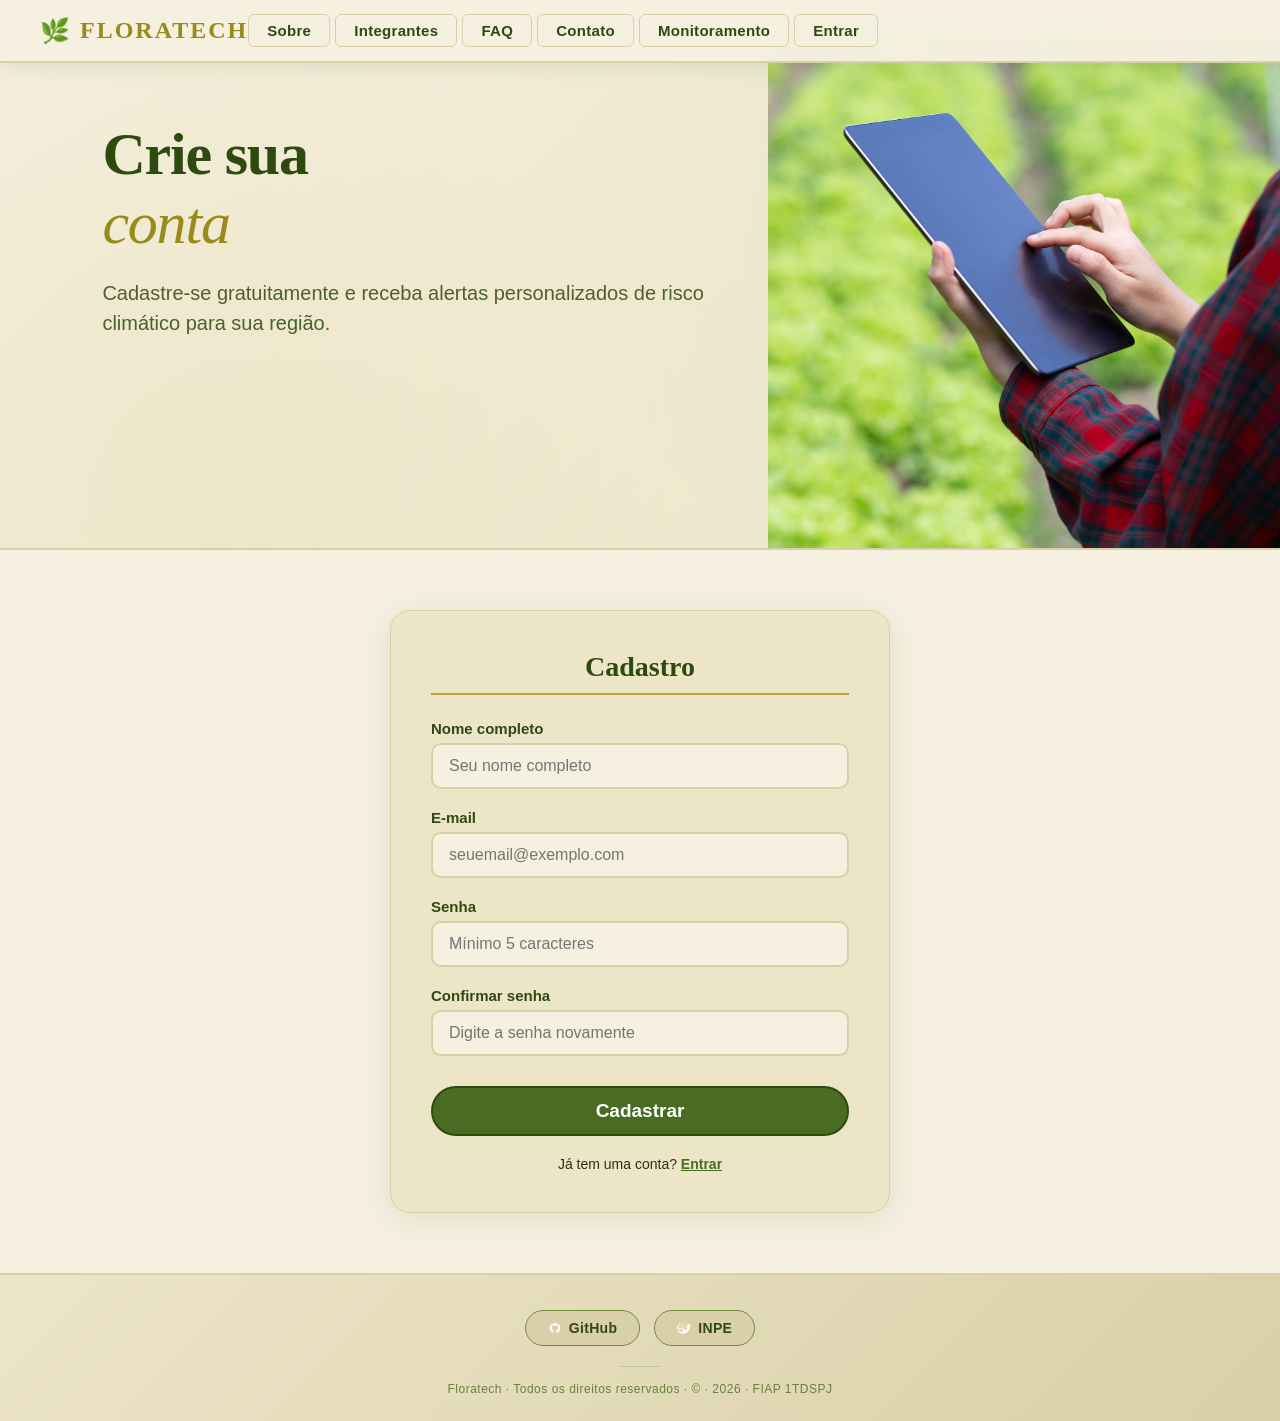
<file: paginas/login/cadastro.html>
<!DOCTYPE html>
<html lang="pt-br">
<head>
    <meta charset="UTF-8">
    <meta name="viewport" content="width=device-width, initial-scale=1.0">
    <link rel="stylesheet" href="../../css/main.css">
    <link rel="icon" href="../../img/FloraTech.ico" type="image/ico">
    <script src="../../js/menu.js" defer></script>
    <script src="../../js/cadastro.js" defer></script>
    <title>Floratech — Cadastro</title>
</head>
<body>

    <header class="cabecalho">
        <div class="cabecalho__container">
            <a class="cabecalho__logo" href="../../index.html">
                <span class="cabecalho__logo-icon">🌿</span> Floratech
            </a>
            <button class="cabecalho__hamburger" id="btnHamburger" aria-label="Abrir menu" aria-expanded="false" aria-controls="menuNav">
                <span></span><span></span><span></span>
            </button>
            <nav class="cabecalho__nav" id="menuNav">
                <ul class="cabecalho__ul">
                    <li class="cabecalho__li"><a class="cabecalho__btn" href="../informacao/sobre.html">Sobre</a></li>
                    <li class="cabecalho__li"><a class="cabecalho__btn" href="../informacao/integrantes.html">Integrantes</a></li>
                    <li class="cabecalho__li"><a class="cabecalho__btn" href="../informacao/faq.html">FAQ</a></li>
                    <li class="cabecalho__li"><a class="cabecalho__btn" href="../informacao/contato.html">Contato</a></li>
                    <li class="cabecalho__li"><a class="cabecalho__btn" href="../solucao/monitoramento.html">Monitoramento</a></li>
                    <li class="cabecalho__li"><a class="cabecalho__btn" href="./login.html">Entrar</a></li>
                </ul>
            </nav>
        </div>
    </header>

    <main class="login">

        <!-- Modal de feedback -->
        <dialog id="meuModal">
            <button id="btnFecharModal" aria-label="Fechar janela"></button>
            <div id="msgModal">
                <p>mensagem aqui</p>
            </div>
        </dialog>

        <section class="hero">
            <div class="hero__container">
                <h1 class="hero__title">Crie sua<br><em>conta</em></h1>
                <p class="hero__texto">Cadastre-se gratuitamente e receba alertas personalizados de risco climático para sua região.</p>
            </div>
            <img src="../../img/hero/hero-cadastro.png" alt="Cadastro Floratech" class="hero__imagem">
        </section>

        <section class="login__section">
            <div class="login__container">

                <h2 class="login__title">Cadastro</h2>

                <form id="formCadastro">
                    <div class="login__campo">
                        <label class="login__label" for="idNome">Nome completo</label>
                        <input
                            class="login__input"
                            type="text"
                            id="idNome"
                            name="nome"
                            placeholder="Seu nome completo"
                            minlength="3"
                            maxlength="100"
                            required
                        >
                    </div>
                    <div class="login__campo">
                        <label class="login__label" for="idEmail">E-mail</label>
                        <input
                            class="login__input"
                            type="email"
                            id="idEmail"
                            name="email"
                            placeholder="seuemail@exemplo.com"
                            minlength="7"
                            maxlength="150"
                            required
                        >
                    </div>
                    <div class="login__campo">
                        <label class="login__label" for="idSenha">Senha</label>
                        <input
                            class="login__input"
                            type="password"
                            id="idSenha"
                            name="senha"
                            placeholder="Mínimo 5 caracteres"
                            minlength="5"
                            maxlength="30"
                            required
                        >
                    </div>
                    <div class="login__campo">
                        <label class="login__label" for="idConfirmarSenha">Confirmar senha</label>
                        <input
                            class="login__input"
                            type="password"
                            id="idConfirmarSenha"
                            name="confirmarSenha"
                            placeholder="Digite a senha novamente"
                            minlength="5"
                            maxlength="30"
                            required
                        >
                    </div>
                    <button class="login__btn" type="submit" id="btnCadastrar">Cadastrar</button>
                </form>

                <p class="login__cadastro">
                    Já tem uma conta?
                    <a class="login__link" href="./login.html">Entrar</a>
                </p>

            </div>
        </section>
    
    </main>

    <footer class="rodape">
        <div class="rodape__container">
            <div class="rodape__links">
                <a class="rodape__btn" href="https://github.com/FloraTech-1TDSPJ" target="_blank">
                    <img src="../../img/icone/github.png" alt="" class="rodape__ico"> GitHub
                </a>
                <a class="rodape__btn" href="https://queimadas.dgi.inpe.br" target="_blank">
                    <img src="../../img/icone/inpe.png" alt="" class="rodape__ico"> INPE
                </a>
            </div>
            <div class="rodape__divider"></div>
            <p class="rodape__texto">Floratech · Todos os direitos reservados · &copy; · 2026 · FIAP 1TDSPJ</p>
        </div>
    </footer>

</body>
</html>
</file>
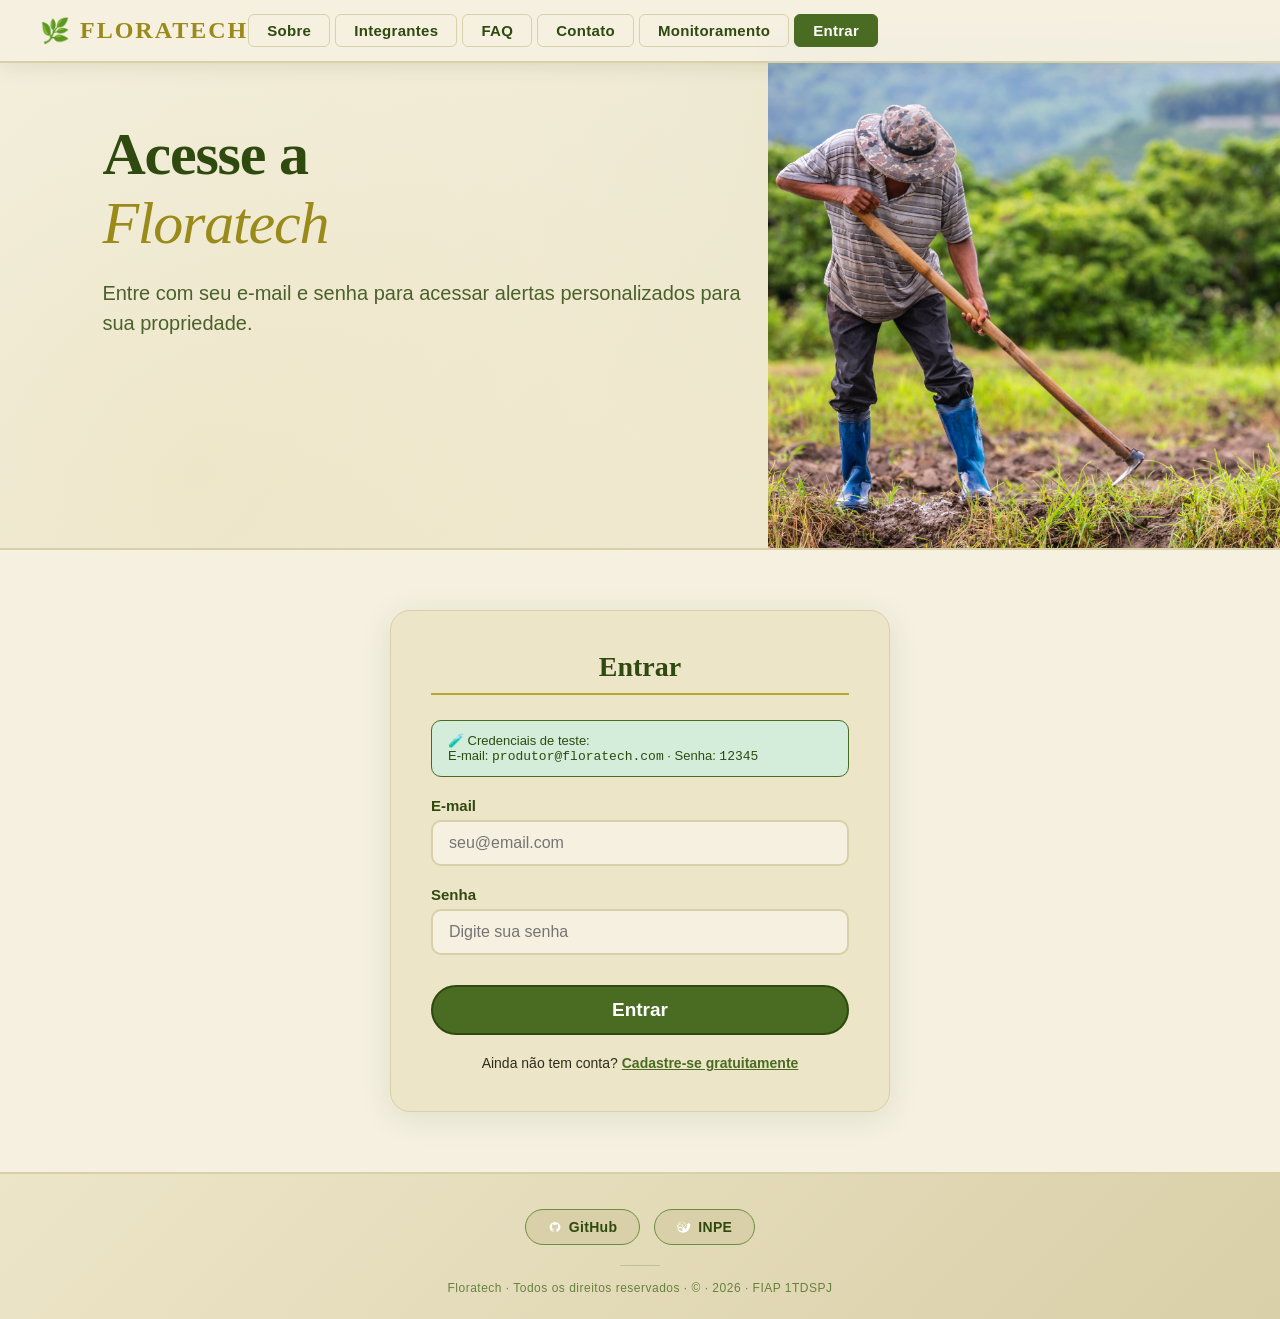
<file: paginas/login/login.html>
<!DOCTYPE html>
<html lang="pt-br">
<head>
    <meta charset="UTF-8">
    <meta name="viewport" content="width=device-width, initial-scale=1.0">
    <link rel="stylesheet" href="../../css/main.css">
    <link rel="icon" href="../../img/FloraTech.ico" type="image/ico">
    <script src="../../js/menu.js" defer></script>
    <script src="../../js/login.js" defer></script>
    <title>Floratech — Login</title>
</head>
<body>

    <header class="cabecalho">
        <div class="cabecalho__container">
            <a class="cabecalho__logo" href="../../index.html">
                <span class="cabecalho__logo-icon">🌿</span> Floratech
            </a>
            <button class="cabecalho__hamburger" id="btnHamburger" aria-label="Abrir menu" aria-expanded="false" aria-controls="menuNav">
                <span></span><span></span><span></span>
            </button>
            <nav class="cabecalho__nav" id="menuNav">
                <ul class="cabecalho__ul">
                    <li class="cabecalho__li"><a class="cabecalho__btn" href="../informacao/sobre.html">Sobre</a></li>
                    <li class="cabecalho__li"><a class="cabecalho__btn" href="../informacao/integrantes.html">Integrantes</a></li>
                    <li class="cabecalho__li"><a class="cabecalho__btn" href="../informacao/faq.html">FAQ</a></li>
                    <li class="cabecalho__li"><a class="cabecalho__btn" href="../informacao/contato.html">Contato</a></li>
                    <li class="cabecalho__li"><a class="cabecalho__btn" href="../solucao/monitoramento.html">Monitoramento</a></li>
                    <li class="cabecalho__li cabecalho__li--active"><a class="cabecalho__btn2" href="login.html">Entrar</a></li>
                </ul>
            </nav>
        </div>
    </header>

    <main class="login">

        <!-- Modal de feedback -->
        <dialog id="meuModal">
            <button id="btnFecharModal" aria-label="Fechar janela"></button>
            <div id="msgModal">
                <p>mensagem aqui</p>
            </div>
        </dialog>

        <section class="hero">
            <div class="hero__container">
                <h1 class="hero__title">Acesse a<br><em>Floratech</em></h1>
                <p class="hero__texto">Entre com seu e-mail e senha para acessar alertas personalizados para sua propriedade.</p>
            </div>
            <img src="../../img/hero/hero-login.png" alt="Login Floratech" class="hero__imagem">
        </section>

        <section class="login__section">
            <div class="login__container">

                <h2 class="login__title">Entrar</h2>

                <!-- Credenciais de teste visíveis para avaliação -->
                <div style="background:#d4edda;border:1px solid #4a6b22;border-radius:1rem;padding:1.2rem 1.6rem;margin-bottom:2rem;font-family:'Source Sans 3',sans-serif;font-size:1.3rem;color:#2e4a0f;">
                    <strong>🧪 Credenciais de teste:</strong><br>
                    E-mail: <code>produtor@floratech.com</code> · Senha: <code>12345</code>
                </div>

                <form id="formLogin">
                    <div class="login__campo">
                        <label class="login__label" for="idEmail">E-mail</label>
                        <input
                            class="login__input"
                            type="email"
                            id="idEmail"
                            name="email"
                            placeholder="seu@email.com"
                            minlength="7"
                            maxlength="150"
                            required
                        >
                    </div>
                    <div class="login__campo">
                        <label class="login__label" for="idSenha">Senha</label>
                        <input
                            class="login__input"
                            type="password"
                            id="idSenha"
                            name="senha"
                            placeholder="Digite sua senha"
                            minlength="5"
                            maxlength="30"
                            required
                        >
                    </div>
                    <button class="login__btn" type="submit" id="btnEntrar">Entrar</button>
                </form>

                <p class="login__cadastro">
                    Ainda não tem conta?
                    <a class="login__link" href="./cadastro.html">Cadastre-se gratuitamente</a>
                </p>

            </div>
        </section>

    </main>
    
    <footer class="rodape">
        <div class="rodape__container">
            <div class="rodape__links">
                <a class="rodape__btn" href="https://github.com/FloraTech-1TDSPJ" target="_blank">
                    <img src="../../img/icone/github.png" alt="" class="rodape__ico"> GitHub
                </a>
                <a class="rodape__btn" href="https://queimadas.dgi.inpe.br" target="_blank">
                    <img src="../../img/icone/inpe.png" alt="" class="rodape__ico"> INPE
                </a>
            </div>
            <div class="rodape__divider"></div>
            <p class="rodape__texto">Floratech · Todos os direitos reservados · &copy; · 2026 · FIAP 1TDSPJ</p>
        </div>
    </footer>

</body>
</html>
</file>
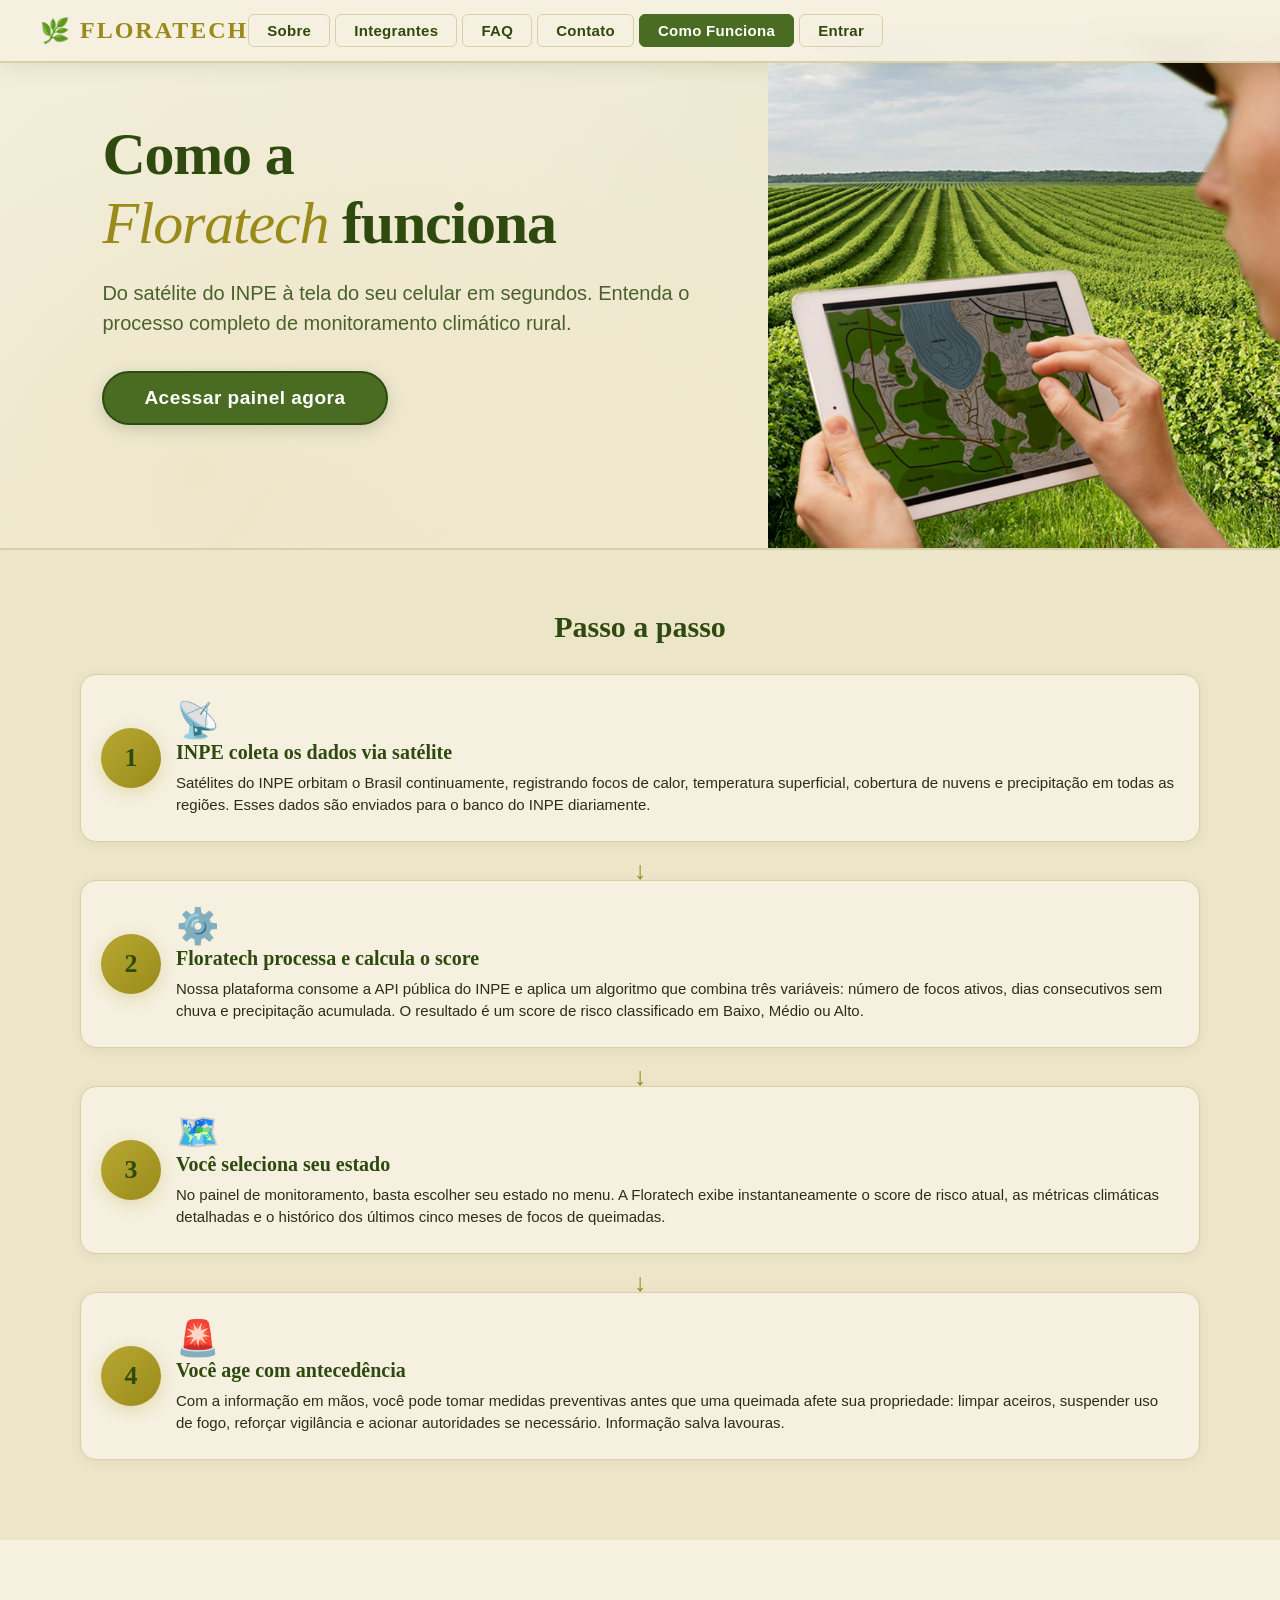
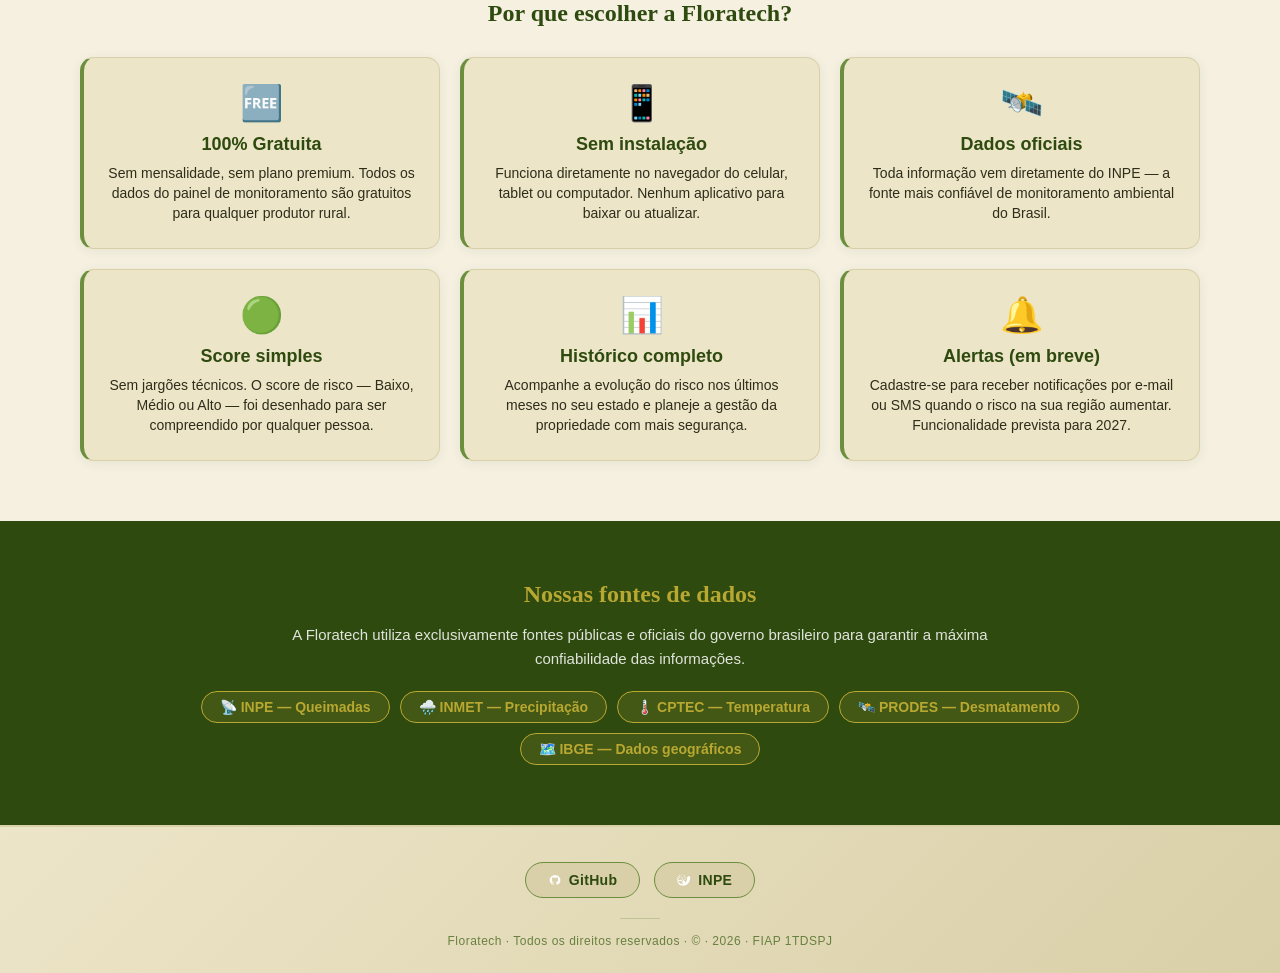
<file: paginas/solucao/como-funciona.html>
<!DOCTYPE html>
<html lang="pt-br">
<head>
    <meta charset="UTF-8">
    <meta name="viewport" content="width=device-width, initial-scale=1.0">
    <link rel="stylesheet" href="../../css/main.css">
    <link rel="icon" href="../../img/FloraTech.ico" type="image/ico">
    <script src="../../js/menu.js" defer></script>
    <title>Floratech — Como Funciona</title>
</head>
<body>
    
    <header class="cabecalho">
        <div class="cabecalho__container">
            <a class="cabecalho__logo" href="../../index.html">
                <span class="cabecalho__logo-icon">🌿</span> Floratech
            </a>
            <button class="cabecalho__hamburger" id="btnHamburger" aria-label="Abrir menu" aria-expanded="false" aria-controls="menuNav">
                <span></span><span></span><span></span>
            </button>
            <nav class="cabecalho__nav" id="menuNav">
                <ul class="cabecalho__ul">
                    <li class="cabecalho__li"><a class="cabecalho__btn" href="../informacao/sobre.html">Sobre</a></li>
                    <li class="cabecalho__li"><a class="cabecalho__btn" href="../informacao/integrantes.html">Integrantes</a></li>
                    <li class="cabecalho__li"><a class="cabecalho__btn" href="../informacao/faq.html">FAQ</a></li>
                    <li class="cabecalho__li"><a class="cabecalho__btn" href="../informacao/contato.html">Contato</a></li>
                    <li class="cabecalho__li cabecalho__li--active"><a class="cabecalho__btn2" href="como-funciona.html">Como Funciona</a></li>
                    <li class="cabecalho__li"><a class="cabecalho__btn" href="../login/login.html">Entrar</a></li>
                </ul>
            </nav>
        </div>
    </header>

    <main class="como">

        <section class="hero">
            <div class="hero__container">
                <h1 class="hero__title">Como a<br><em>Floratech</em> funciona</h1>
                <p class="hero__texto">Do satélite do INPE à tela do seu celular em segundos. Entenda o processo completo de monitoramento climático rural.</p>
                <a href="monitoramento.html" class="hero__btn">Acessar painel agora</a>
            </div>
            <img src="../../img/hero/hero-como.png" alt="Satélite e campo agrícola" class="hero__imagem">
        </section>

        <!-- Passo a passo -->
        <div class="como__passos">
            <h2 class="como__passos-titulo">Passo a passo</h2>

            <div class="como__passo">
                <div class="como__passo-num">1</div>
                <div>
                    <span class="como__passo-icone">📡</span>
                    <h3 class="como__passo-titulo">INPE coleta os dados via satélite</h3>
                    <p class="como__passo-texto">Satélites do INPE orbitam o Brasil continuamente, registrando focos de calor, temperatura superficial, cobertura de nuvens e precipitação em todas as regiões. Esses dados são enviados para o banco do INPE diariamente.</p>
                </div>
            </div>

            <div class="como__seta">↓</div>

            <div class="como__passo">
                <div class="como__passo-num">2</div>
                <div>
                    <span class="como__passo-icone">⚙️</span>
                    <h3 class="como__passo-titulo">Floratech processa e calcula o score</h3>
                    <p class="como__passo-texto">Nossa plataforma consome a API pública do INPE e aplica um algoritmo que combina três variáveis: número de focos ativos, dias consecutivos sem chuva e precipitação acumulada. O resultado é um score de risco classificado em Baixo, Médio ou Alto.</p>
                </div>
            </div>

            <div class="como__seta">↓</div>

            <div class="como__passo">
                <div class="como__passo-num">3</div>
                <div>
                    <span class="como__passo-icone">🗺️</span>
                    <h3 class="como__passo-titulo">Você seleciona seu estado</h3>
                    <p class="como__passo-texto">No painel de monitoramento, basta escolher seu estado no menu. A Floratech exibe instantaneamente o score de risco atual, as métricas climáticas detalhadas e o histórico dos últimos cinco meses de focos de queimadas.</p>
                </div>
            </div>

            <div class="como__seta">↓</div>

            <div class="como__passo">
                <div class="como__passo-num">4</div>
                <div>
                    <span class="como__passo-icone">🚨</span>
                    <h3 class="como__passo-titulo">Você age com antecedência</h3>
                    <p class="como__passo-texto">Com a informação em mãos, você pode tomar medidas preventivas antes que uma queimada afete sua propriedade: limpar aceiros, suspender uso de fogo, reforçar vigilância e acionar autoridades se necessário. Informação salva lavouras.</p>
                </div>
            </div>
        </div>

        <!-- Diferenciais -->
        <div class="como__diferenciais">
            <h2 class="como__diferenciais-titulo">Por que escolher a Floratech?</h2>
            <div class="como__diferenciais-grid">

                <div class="como__diferencial">
                    <span class="como__diferencial-icone">🆓</span>
                    <h3 class="como__diferencial-titulo">100% Gratuita</h3>
                    <p class="como__diferencial-texto">Sem mensalidade, sem plano premium. Todos os dados do painel de monitoramento são gratuitos para qualquer produtor rural.</p>
                </div>

                <div class="como__diferencial">
                    <span class="como__diferencial-icone">📱</span>
                    <h3 class="como__diferencial-titulo">Sem instalação</h3>
                    <p class="como__diferencial-texto">Funciona diretamente no navegador do celular, tablet ou computador. Nenhum aplicativo para baixar ou atualizar.</p>
                </div>

                <div class="como__diferencial">
                    <span class="como__diferencial-icone">🛰️</span>
                    <h3 class="como__diferencial-titulo">Dados oficiais</h3>
                    <p class="como__diferencial-texto">Toda informação vem diretamente do INPE — a fonte mais confiável de monitoramento ambiental do Brasil.</p>
                </div>

                <div class="como__diferencial">
                    <span class="como__diferencial-icone">🟢</span>
                    <h3 class="como__diferencial-titulo">Score simples</h3>
                    <p class="como__diferencial-texto">Sem jargões técnicos. O score de risco — Baixo, Médio ou Alto — foi desenhado para ser compreendido por qualquer pessoa.</p>
                </div>

                <div class="como__diferencial">
                    <span class="como__diferencial-icone">📊</span>
                    <h3 class="como__diferencial-titulo">Histórico completo</h3>
                    <p class="como__diferencial-texto">Acompanhe a evolução do risco nos últimos meses no seu estado e planeje a gestão da propriedade com mais segurança.</p>
                </div>

                <div class="como__diferencial">
                    <span class="como__diferencial-icone">🔔</span>
                    <h3 class="como__diferencial-titulo">Alertas (em breve)</h3>
                    <p class="como__diferencial-texto">Cadastre-se para receber notificações por e-mail ou SMS quando o risco na sua região aumentar. Funcionalidade prevista para 2027.</p>
                </div>

            </div>
        </div>

        <!-- Fontes de dados -->
        <div class="como__fontes">
            <h2 class="como__fontes-titulo">Nossas fontes de dados</h2>
            <p class="como__fontes-texto">A Floratech utiliza exclusivamente fontes públicas e oficiais do governo brasileiro para garantir a máxima confiabilidade das informações.</p>
            <div class="como__fontes-badges">
                <span class="como__fonte-badge">📡 INPE — Queimadas</span>
                <span class="como__fonte-badge">🌧️ INMET — Precipitação</span>
                <span class="como__fonte-badge">🌡️ CPTEC — Temperatura</span>
                <span class="como__fonte-badge">🛰️ PRODES — Desmatamento</span>
                <span class="como__fonte-badge">🗺️ IBGE — Dados geográficos</span>
            </div>
        </div>

    </main>

    <footer class="rodape">
        <div class="rodape__container">
            <div class="rodape__links">
                <a class="rodape__btn" href="https://github.com/FloraTech-1TDSPJ" target="_blank">
                    <img src="../../img/icone/github.png" alt="" class="rodape__ico"> GitHub
                </a>
                <a class="rodape__btn" href="https://queimadas.dgi.inpe.br" target="_blank">
                    <img src="../../img/icone/inpe.png" alt="" class="rodape__ico"> INPE
                </a>
            </div>
            <div class="rodape__divider"></div>
            <p class="rodape__texto">Floratech · Todos os direitos reservados · &copy; · 2026 · FIAP 1TDSPJ</p>
        </div>
    </footer>
    
</body>
</html>
</file>
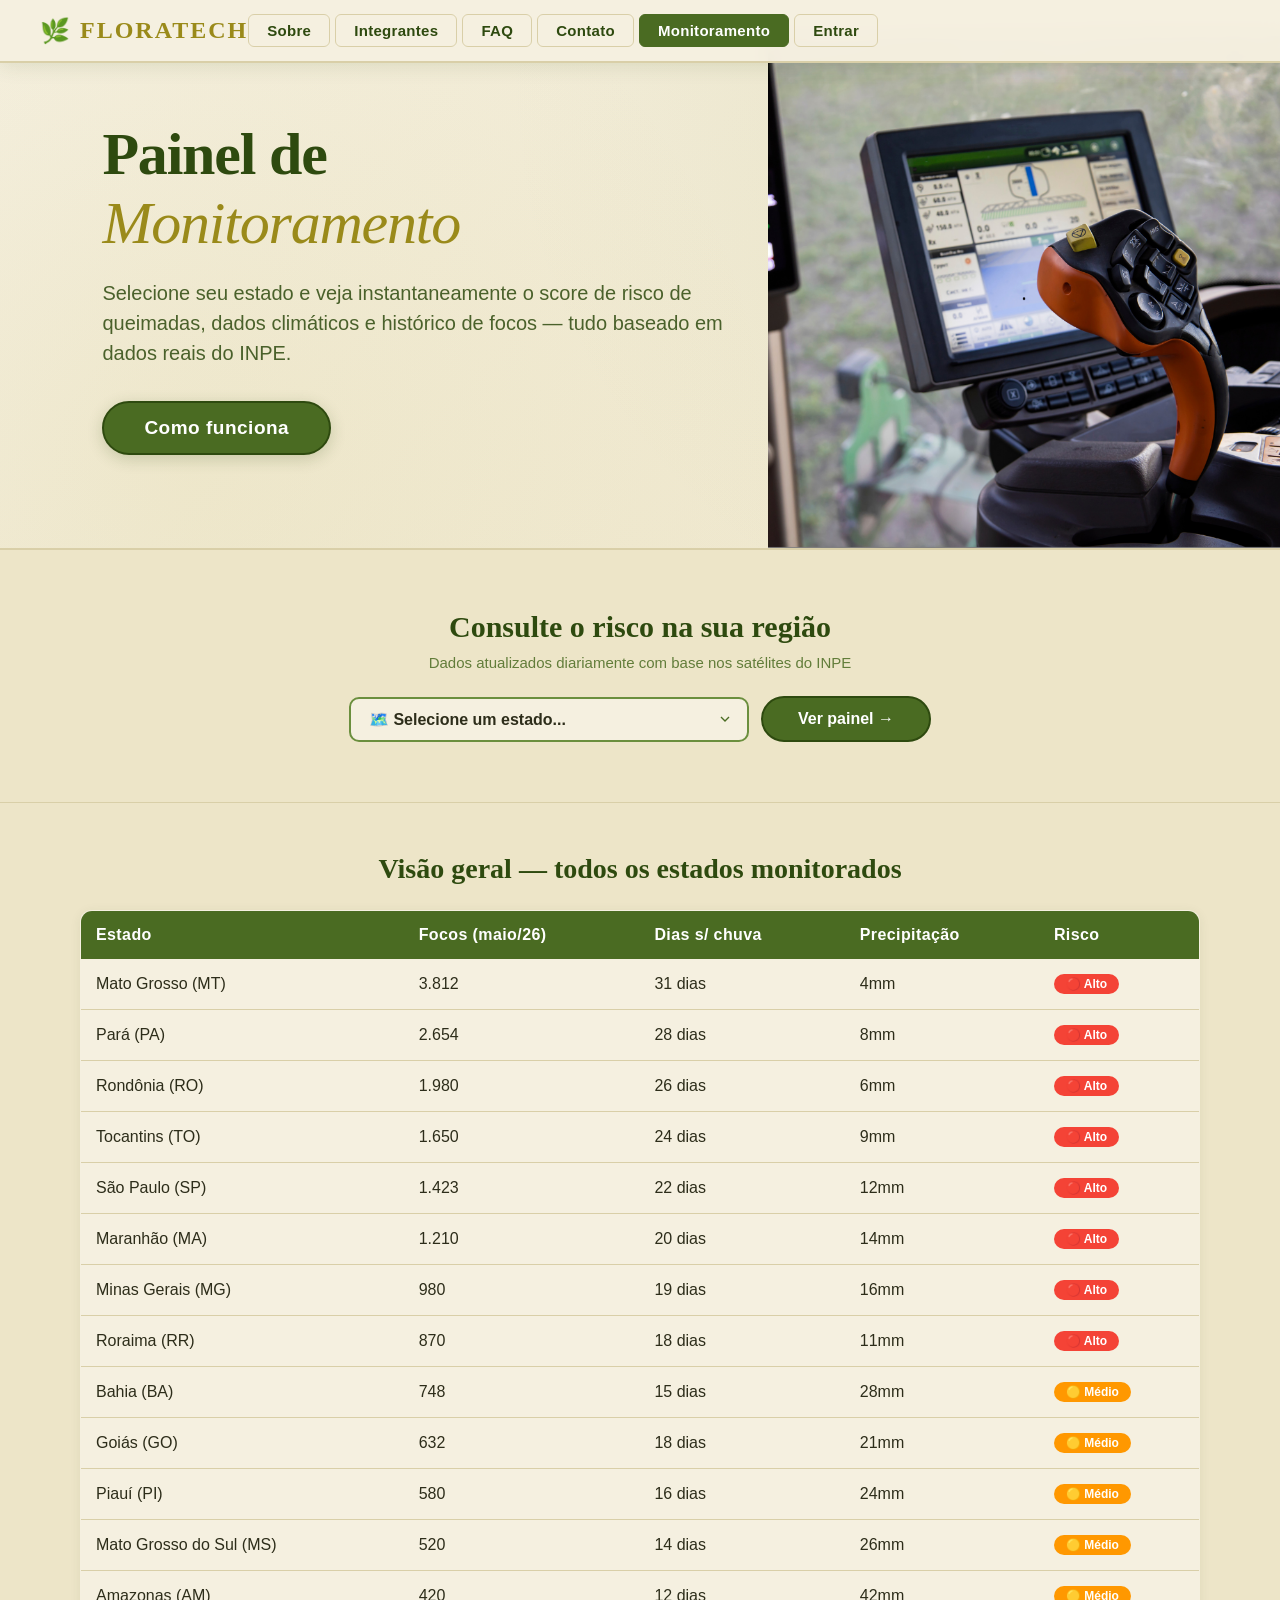
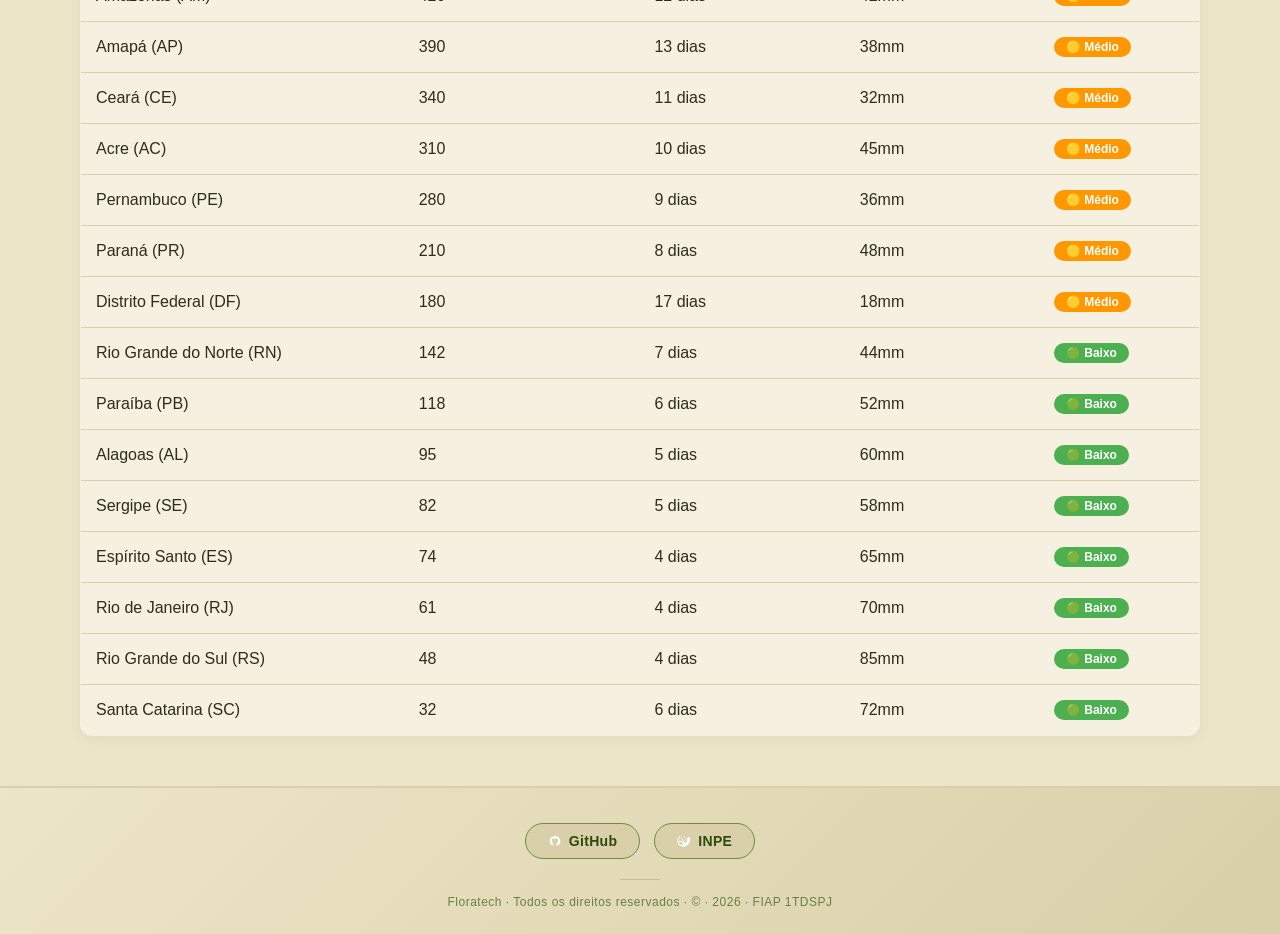
<file: paginas/solucao/monitoramento.html>
<!DOCTYPE html>
<html lang="pt-br">
<head>
    <meta charset="UTF-8">
    <meta name="viewport" content="width=device-width, initial-scale=1.0">
    <link rel="stylesheet" href="../../css/main.css">
    <link rel="icon" href="../../img/FloraTech.ico" type="image/ico">
    <script src="../../js/menu.js" defer></script>
    <script src="../../js/monitoramento.js" defer></script>
    <title>Floratech — Painel de Monitoramento</title>
</head>
<body>
    
    <header class="cabecalho">
        <div class="cabecalho__container">
            <a class="cabecalho__logo" href="../../index.html">
                <span class="cabecalho__logo-icon">🌿</span> Floratech
            </a>
            <button class="cabecalho__hamburger" id="btnHamburger" aria-label="Abrir menu" aria-expanded="false" aria-controls="menuNav">
                <span></span><span></span><span></span>
            </button>
            <nav class="cabecalho__nav" id="menuNav">
                <ul class="cabecalho__ul">
                    <li class="cabecalho__li"><a class="cabecalho__btn" href="../informacao/sobre.html">Sobre</a></li>
                    <li class="cabecalho__li"><a class="cabecalho__btn" href="../informacao/integrantes.html">Integrantes</a></li>
                    <li class="cabecalho__li"><a class="cabecalho__btn" href="../informacao/faq.html">FAQ</a></li>
                    <li class="cabecalho__li"><a class="cabecalho__btn" href="../informacao/contato.html">Contato</a></li>
                    <li class="cabecalho__li cabecalho__li--active"><a class="cabecalho__btn2" href="monitoramento.html">Monitoramento</a></li>
                    <li class="cabecalho__li"><a class="cabecalho__btn" href="../login/login.html">Entrar</a></li>
                </ul>
            </nav>
        </div>
    </header>

    <main class="monitoramento">

        <section class="hero">
            <div class="hero__container">
                <h1 class="hero__title">Painel de<br><em>Monitoramento</em></h1>
                <p class="hero__texto">Selecione seu estado e veja instantaneamente o score de risco de queimadas, dados climáticos e histórico de focos — tudo baseado em dados reais do INPE.</p>
                <a href="como-funciona.html" class="hero__btn">Como funciona</a>
            </div>
            <img src="../../img/hero/hero-monitoramento.png" alt="Mapa de monitoramento" class="hero__imagem">
        </section>

        <!-- Seção de seleção de estado -->
        <div class="monitor__selecao">
            <h2 class="monitor__titulo">Consulte o risco na sua região</h2>
            <p class="monitor__subtitulo">Dados atualizados diariamente com base nos satélites do INPE</p>
            <div class="monitor__form">
                <select class="monitor__select" id="estadoSelect">
                    <option value="">🗺️ Selecione um estado...</option>
                    <option value="AC">Acre (AC)</option>
                    <option value="AL">Alagoas (AL)</option>
                    <option value="AP">Amapá (AP)</option>
                    <option value="AM">Amazonas (AM)</option>
                    <option value="BA">Bahia (BA)</option>
                    <option value="CE">Ceará (CE)</option>
                    <option value="DF">Distrito Federal (DF)</option>
                    <option value="ES">Espírito Santo (ES)</option>
                    <option value="GO">Goiás (GO)</option>
                    <option value="MA">Maranhão (MA)</option>
                    <option value="MT">Mato Grosso (MT)</option>
                    <option value="MS">Mato Grosso do Sul (MS)</option>
                    <option value="MG">Minas Gerais (MG)</option>
                    <option value="PA">Pará (PA)</option>
                    <option value="PB">Paraíba (PB)</option>
                    <option value="PR">Paraná (PR)</option>
                    <option value="PE">Pernambuco (PE)</option>
                    <option value="PI">Piauí (PI)</option>
                    <option value="RJ">Rio de Janeiro (RJ)</option>
                    <option value="RN">Rio Grande do Norte (RN)</option>
                    <option value="RS">Rio Grande do Sul (RS)</option>
                    <option value="RO">Rondônia (RO)</option>
                    <option value="RR">Roraima (RR)</option>
                    <option value="SC">Santa Catarina (SC)</option>
                    <option value="SP">São Paulo (SP)</option>
                    <option value="SE">Sergipe (SE)</option>
                    <option value="TO">Tocantins (TO)</option>
                </select>
                <button class="monitor__btn-buscar" onclick="buscarDados()">Ver painel →</button>
            </div>
        </div>

        <!-- Painel de resultado (oculto até busca) -->
        <div class="monitor__resultado" id="painelResultado">

            <h2 class="monitor__estado-nome" id="resultEstadoNome">—</h2>

            <!-- Score de risco -->
            <div class="monitor__score" id="resultScore">
                <span class="monitor__badge" id="resultBadge">—</span>
                <span class="monitor__score-emoji" id="resultEmoji">—</span>
                <p class="monitor__score-texto" id="resultDescricao">—</p>
            </div>

            <!-- Métricas em grid -->
            <div class="monitor__metricas">
                <div class="monitor__metrica">
                    <span class="monitor__metrica-icone">🔥</span>
                    <span class="monitor__metrica-valor" id="resultFocos">—</span>
                    <span class="monitor__metrica-label">Focos ativos</span>
                </div>
                <div class="monitor__metrica">
                    <span class="monitor__metrica-icone">☀️</span>
                    <span class="monitor__metrica-valor" id="resultDias">—</span>
                    <span class="monitor__metrica-label">Dias sem chuva</span>
                </div>
                <div class="monitor__metrica">
                    <span class="monitor__metrica-icone">🌧️</span>
                    <span class="monitor__metrica-valor" id="resultChuva">—</span>
                    <span class="monitor__metrica-label">Precipitação</span>
                </div>
                <div class="monitor__metrica">
                    <span class="monitor__metrica-icone">🌡️</span>
                    <span class="monitor__metrica-valor" id="resultTemp">—</span>
                    <span class="monitor__metrica-label">Temperatura</span>
                </div>
            </div>

            <!-- Histórico -->
            <div class="monitor__historico">
                <h3 class="monitor__historico-titulo">📊 Histórico de focos — últimos 5 meses</h3>
                <div id="resultHistorico">
                    <!-- Preenchido via JS -->
                </div>
            </div>

        </div>

        <!-- Tabela com todos os estados -->
        <div class="monitor__tabela-secao">
            <h2 class="monitor__tabela-titulo">Visão geral — todos os estados monitorados</h2>
            <table class="monitor__tabela">
                <thead>
                    <tr>
                        <th>Estado</th>
                        <th>Focos (maio/26)</th>
                        <th>Dias s/ chuva</th>
                        <th>Precipitação</th>
                        <th>Risco</th>
                    </tr>
                </thead>
                <tbody>
                    <tr><td>Mato Grosso (MT)</td><td>3.812</td><td>31 dias</td><td>4mm</td><td><span class="badge badge--alto">🔴 Alto</span></td></tr>
                    <tr><td>Pará (PA)</td><td>2.654</td><td>28 dias</td><td>8mm</td><td><span class="badge badge--alto">🔴 Alto</span></td></tr>
                    <tr><td>Rondônia (RO)</td><td>1.980</td><td>26 dias</td><td>6mm</td><td><span class="badge badge--alto">🔴 Alto</span></td></tr>
                    <tr><td>Tocantins (TO)</td><td>1.650</td><td>24 dias</td><td>9mm</td><td><span class="badge badge--alto">🔴 Alto</span></td></tr>
                    <tr><td>São Paulo (SP)</td><td>1.423</td><td>22 dias</td><td>12mm</td><td><span class="badge badge--alto">🔴 Alto</span></td></tr>
                    <tr><td>Maranhão (MA)</td><td>1.210</td><td>20 dias</td><td>14mm</td><td><span class="badge badge--alto">🔴 Alto</span></td></tr>
                    <tr><td>Minas Gerais (MG)</td><td>980</td><td>19 dias</td><td>16mm</td><td><span class="badge badge--alto">🔴 Alto</span></td></tr>
                    <tr><td>Roraima (RR)</td><td>870</td><td>18 dias</td><td>11mm</td><td><span class="badge badge--alto">🔴 Alto</span></td></tr>
                    <tr><td>Bahia (BA)</td><td>748</td><td>15 dias</td><td>28mm</td><td><span class="badge badge--medio">🟡 Médio</span></td></tr>
                    <tr><td>Goiás (GO)</td><td>632</td><td>18 dias</td><td>21mm</td><td><span class="badge badge--medio">🟡 Médio</span></td></tr>
                    <tr><td>Piauí (PI)</td><td>580</td><td>16 dias</td><td>24mm</td><td><span class="badge badge--medio">🟡 Médio</span></td></tr>
                    <tr><td>Mato Grosso do Sul (MS)</td><td>520</td><td>14 dias</td><td>26mm</td><td><span class="badge badge--medio">🟡 Médio</span></td></tr>
                    <tr><td>Amazonas (AM)</td><td>420</td><td>12 dias</td><td>42mm</td><td><span class="badge badge--medio">🟡 Médio</span></td></tr>
                    <tr><td>Amapá (AP)</td><td>390</td><td>13 dias</td><td>38mm</td><td><span class="badge badge--medio">🟡 Médio</span></td></tr>
                    <tr><td>Ceará (CE)</td><td>340</td><td>11 dias</td><td>32mm</td><td><span class="badge badge--medio">🟡 Médio</span></td></tr>
                    <tr><td>Acre (AC)</td><td>310</td><td>10 dias</td><td>45mm</td><td><span class="badge badge--medio">🟡 Médio</span></td></tr>
                    <tr><td>Pernambuco (PE)</td><td>280</td><td>9 dias</td><td>36mm</td><td><span class="badge badge--medio">🟡 Médio</span></td></tr>
                    <tr><td>Paraná (PR)</td><td>210</td><td>8 dias</td><td>48mm</td><td><span class="badge badge--medio">🟡 Médio</span></td></tr>
                    <tr><td>Distrito Federal (DF)</td><td>180</td><td>17 dias</td><td>18mm</td><td><span class="badge badge--medio">🟡 Médio</span></td></tr>
                    <tr><td>Rio Grande do Norte (RN)</td><td>142</td><td>7 dias</td><td>44mm</td><td><span class="badge badge--baixo">🟢 Baixo</span></td></tr>
                    <tr><td>Paraíba (PB)</td><td>118</td><td>6 dias</td><td>52mm</td><td><span class="badge badge--baixo">🟢 Baixo</span></td></tr>
                    <tr><td>Alagoas (AL)</td><td>95</td><td>5 dias</td><td>60mm</td><td><span class="badge badge--baixo">🟢 Baixo</span></td></tr>
                    <tr><td>Sergipe (SE)</td><td>82</td><td>5 dias</td><td>58mm</td><td><span class="badge badge--baixo">🟢 Baixo</span></td></tr>
                    <tr><td>Espírito Santo (ES)</td><td>74</td><td>4 dias</td><td>65mm</td><td><span class="badge badge--baixo">🟢 Baixo</span></td></tr>
                    <tr><td>Rio de Janeiro (RJ)</td><td>61</td><td>4 dias</td><td>70mm</td><td><span class="badge badge--baixo">🟢 Baixo</span></td></tr>
                    <tr><td>Rio Grande do Sul (RS)</td><td>48</td><td>4 dias</td><td>85mm</td><td><span class="badge badge--baixo">🟢 Baixo</span></td></tr>
                    <tr><td>Santa Catarina (SC)</td><td>32</td><td>6 dias</td><td>72mm</td><td><span class="badge badge--baixo">🟢 Baixo</span></td></tr>
                </tbody>
            </table>
        </div>
        
    </main>

    <footer class="rodape">
        <div class="rodape__container">
            <div class="rodape__links">
                <a class="rodape__btn" href="https://github.com/FloraTech-1TDSPJ" target="_blank">
                    <img src="../../img/icone/github.png" alt="" class="rodape__ico"> GitHub
                </a>
                <a class="rodape__btn" href="https://queimadas.dgi.inpe.br" target="_blank">
                    <img src="../../img/icone/inpe.png" alt="" class="rodape__ico"> INPE
                </a>
            </div>
            <div class="rodape__divider"></div>
            <p class="rodape__texto">Floratech · Todos os direitos reservados · &copy; · 2026 · FIAP 1TDSPJ</p>
        </div>
    </footer>

</body>
</html>
</file>
<file: css/main.css>
/* main.css — Floratech — importa todos os módulos */

@import url('./base.css');
@import url('./cabecalho.css');
@import url('./hero.css');
@import url('./info.css');
@import url('./rodape.css');
@import url('./integrantes.css');
@import url('./sobre.css');
@import url('./faq.css');
@import url('./contato.css');
@import url('./login.css');
@import url('./como-funciona.css');
@import url('./monitoramento.css');
</file>
